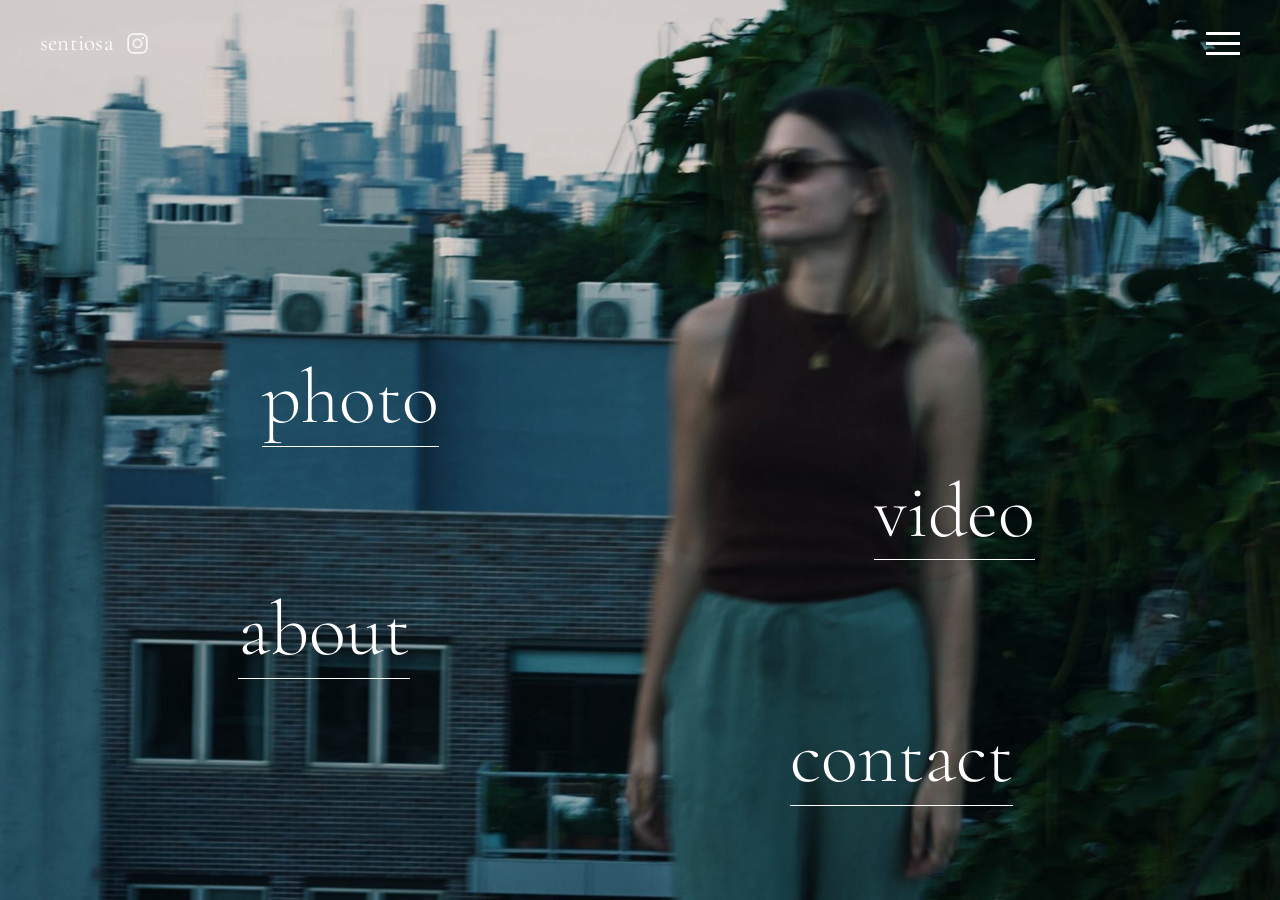
<file: index.html>
<!DOCTYPE html>
<html lang="en">
<head>
<meta charset="utf-8">
<meta name="viewport" content="width=device-width, initial-scale=1">
<title>sentiosa — Photographer</title>
<meta name="description" content="Photographer and filmmaker.">
<meta property="og:type" content="website">
<meta property="og:url" content="https://sentiosa.com/">
<meta property="og:title" content="sentiosa — Photographer">
<meta property="og:description" content="Photographer and filmmaker.">
<!-- Link previews need a full address, not a relative path, and the wide
     crop suits the landscape box that WhatsApp, Instagram and the rest draw. -->
<meta property="og:image" content="https://sentiosa.com/images/cover-wide.jpg">
<meta name="twitter:card" content="summary_large_image">
<link rel="icon" href="favicon.ico">
<link rel="preconnect" href="https://fonts.googleapis.com">
<link rel="preconnect" href="https://fonts.gstatic.com" crossorigin>
<link href="https://fonts.googleapis.com/css2?family=Cormorant+Garamond:wght@300;400;500&display=swap" rel="stylesheet">
<link rel="stylesheet" href="style.css?v=20261003g">
</head>
<body>

<!-- Add class="scrim" to <main> below if the words are hard to read on your photo -->
<main class="splash">

  <!-- Two crops of the same photo.
       cover.jpg       1600x2000 (0.80) for phones — browser crops the sides
       cover-wide.jpg  2400x1403 (1.71) for desktop -->
  <picture>
    <source media="(min-width: 900px)" srcset="images/cover-wide.jpg">
    <img class="splash__bg" src="images/cover.jpg" alt="" width="1600" height="2000">
  </picture>
  <div class="splash__veil"></div>

  <div class="splash__inner">

    <div class="brand">
      <div class="brand__left">
        <a class="brand__name on-dark" href="index.html">sentiosa</a>
        <a class="ig on-dark" href="https://www.instagram.com/bysentiosa/" target="_blank" rel="noopener" aria-label="Instagram"><svg viewBox="0 0 24 24" fill="none" stroke="currentColor" stroke-width="1.6" stroke-linecap="round" stroke-linejoin="round" aria-hidden="true" focusable="false"><rect x="3" y="3" width="18" height="18" rx="5"></rect><circle cx="12" cy="12" r="4"></circle><circle cx="17.2" cy="6.8" r="1.15" fill="currentColor" stroke="none"></circle></svg></a>
      </div>
      <button class="burger on-dark" type="button" aria-label="Open menu" aria-expanded="false" aria-controls="menu">
        <span></span><span></span><span></span>
      </button>
      <noscript>
        <nav class="splash__nav on-dark">
          <a href="photo.html">photo</a>
          <a href="video.html">video</a>
          <a href="about.html">about</a>
          <a href="contact.html">contact</a>
        </nav>
      </noscript>
    </div>

    <!-- Everything on the cover is white. The top bar needs the gradient
         in style.css (.splash::before) to stay readable over the sky. -->
    <nav class="entries">
      <a class="on-dark" href="photo.html">photo</a>
      <a class="on-dark" href="video.html">video</a>
      <a class="on-dark" href="about.html">about</a>
      <a class="on-dark" href="contact.html">contact</a>
    </nav>

  </div>
</main>

<div class="menu" id="menu" data-open="false">
  <button class="menu__close" type="button" aria-label="Close menu">&times;</button>
  <nav class="menu__links">
    <a href="photo.html">photo</a>
    <a href="video.html">video</a>
    <a href="about.html">about</a>
    <a href="contact.html">contact</a>
  </nav>
  <p class="menu__foot">
    <a href="mailto:bysentiosa@gmail.com">bysentiosa@gmail.com</a>
    <span class="menu__social">
      <a class="ig" href="https://www.instagram.com/bysentiosa/" target="_blank" rel="noopener" aria-label="Instagram"><svg viewBox="0 0 24 24" fill="none" stroke="currentColor" stroke-width="1.6" stroke-linecap="round" stroke-linejoin="round" aria-hidden="true" focusable="false"><rect x="3" y="3" width="18" height="18" rx="5"></rect><circle cx="12" cy="12" r="4"></circle><circle cx="17.2" cy="6.8" r="1.15" fill="currentColor" stroke="none"></circle></svg></a>
    </span>
  </p>
</div>

<script src="site.js?v=20261003g" defer></script>

</body>
</html>
</file>
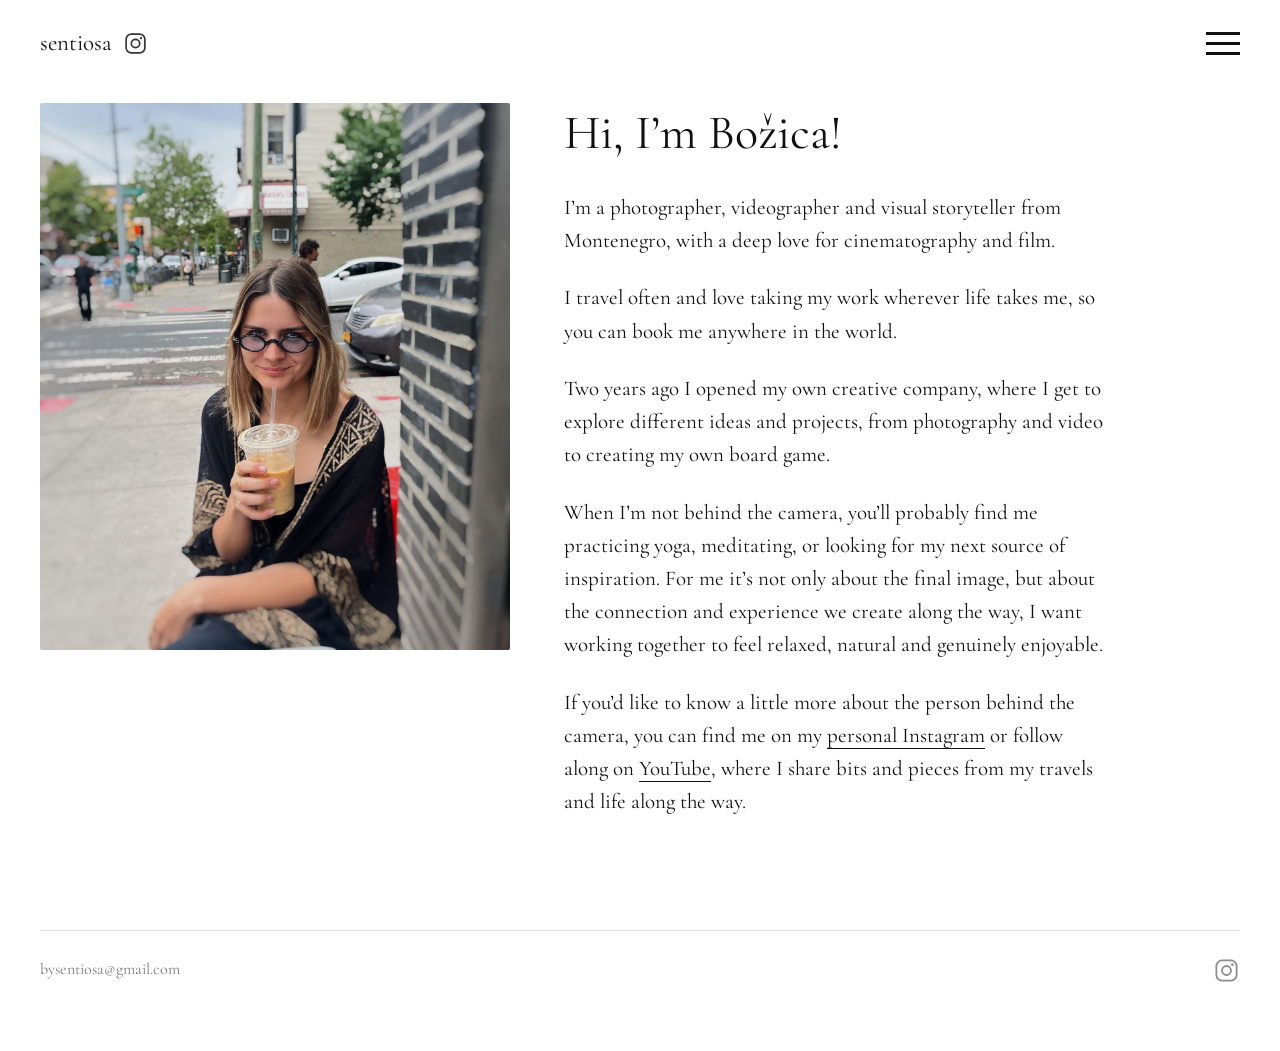
<file: about.html>
<!DOCTYPE html>
<html lang="en">
<head>
<meta charset="utf-8">
<meta name="viewport" content="width=device-width, initial-scale=1">
<title>About — sentiosa</title>
<meta name="description" content="Božica — photographer, videographer and visual storyteller from Montenegro.">
<link rel="icon" href="favicon.ico">
<link rel="preconnect" href="https://fonts.googleapis.com">
<link rel="preconnect" href="https://fonts.gstatic.com" crossorigin>
<link href="https://fonts.googleapis.com/css2?family=Cormorant+Garamond:wght@300;400;500&display=swap" rel="stylesheet">
<link rel="stylesheet" href="style.css?v=20261003g">
</head>
<body>
<div class="wrap">

  <header class="masthead">
    <div class="masthead__left">
      <a class="masthead__name" href="index.html">sentiosa</a>
      <a class="ig" href="https://www.instagram.com/bysentiosa/" target="_blank" rel="noopener" aria-label="Instagram"><svg viewBox="0 0 24 24" fill="none" stroke="currentColor" stroke-width="1.6" stroke-linecap="round" stroke-linejoin="round" aria-hidden="true" focusable="false"><rect x="3" y="3" width="18" height="18" rx="5"></rect><circle cx="12" cy="12" r="4"></circle><circle cx="17.2" cy="6.8" r="1.15" fill="currentColor" stroke="none"></circle></svg></a>
    </div>
    <button class="burger" type="button" aria-label="Open menu" aria-expanded="false" aria-controls="menu">
      <span></span><span></span><span></span>
    </button>
    <noscript>
      <nav class="masthead__nav">
        <a href="photo.html">photo</a>
        <a href="video.html">video</a>
        <a href="about.html">about</a>
        <a href="contact.html">contact</a>
      </nav>
    </noscript>
  </header>

  <main>
    <div class="about">

      <figure class="about__portrait">
        <img src="images/about.jpg" alt="Božica" width="1400" height="1631">
      </figure>

      <div class="about__text">
        <h1 class="page__title">Hi, I&rsquo;m Bo&#382;ica!</h1>

        <p>I&rsquo;m a photographer, videographer and visual storyteller from Montenegro, with a deep love for cinematography and film.</p>

        <p>I travel often and love taking my work wherever life takes me, so you can book me anywhere in the world.</p>

        <p>Two years ago I opened my own creative company, where I get to explore different ideas and projects, from photography and video to creating my own board game.</p>

        <p>When I&rsquo;m not behind the camera, you&rsquo;ll probably find me practicing yoga, meditating, or looking for my next source of inspiration. For me it&rsquo;s not only about the final image, but about the connection and experience we create along the way, I want working together to feel relaxed, natural and genuinely enjoyable.</p>

        <p>If you&rsquo;d like to know a little more about the person behind the camera, you can find me on my <a href="https://www.instagram.com/sentiosa/" target="_blank" rel="noopener">personal Instagram</a> or follow along on <a href="https://www.youtube.com/@sentiosa" target="_blank" rel="noopener">YouTube</a>, where I share bits and pieces from my travels and life along the way.</p>
      </div>

    </div>
  </main>

  <footer class="colophon">
    <a href="mailto:bysentiosa@gmail.com">bysentiosa@gmail.com</a>
    <ul>
      <li><a class="ig" href="https://www.instagram.com/bysentiosa/" target="_blank" rel="noopener" aria-label="Instagram"><svg viewBox="0 0 24 24" fill="none" stroke="currentColor" stroke-width="1.6" stroke-linecap="round" stroke-linejoin="round" aria-hidden="true" focusable="false"><rect x="3" y="3" width="18" height="18" rx="5"></rect><circle cx="12" cy="12" r="4"></circle><circle cx="17.2" cy="6.8" r="1.15" fill="currentColor" stroke="none"></circle></svg></a></li>
    </ul>
  </footer>

</div>

<div class="menu" id="menu" data-open="false">
  <button class="menu__close" type="button" aria-label="Close menu">&times;</button>
  <nav class="menu__links">
    <a href="photo.html">photo</a>
    <a href="video.html">video</a>
    <a href="about.html">about</a>
    <a href="contact.html">contact</a>
  </nav>
  <p class="menu__foot">
    <a href="mailto:bysentiosa@gmail.com">bysentiosa@gmail.com</a>
    <span class="menu__social">
      <a class="ig" href="https://www.instagram.com/bysentiosa/" target="_blank" rel="noopener" aria-label="Instagram"><svg viewBox="0 0 24 24" fill="none" stroke="currentColor" stroke-width="1.6" stroke-linecap="round" stroke-linejoin="round" aria-hidden="true" focusable="false"><rect x="3" y="3" width="18" height="18" rx="5"></rect><circle cx="12" cy="12" r="4"></circle><circle cx="17.2" cy="6.8" r="1.15" fill="currentColor" stroke="none"></circle></svg></a>
    </span>
  </p>
</div>

<script src="site.js?v=20261003g" defer></script>

</body>
</html>
</file>
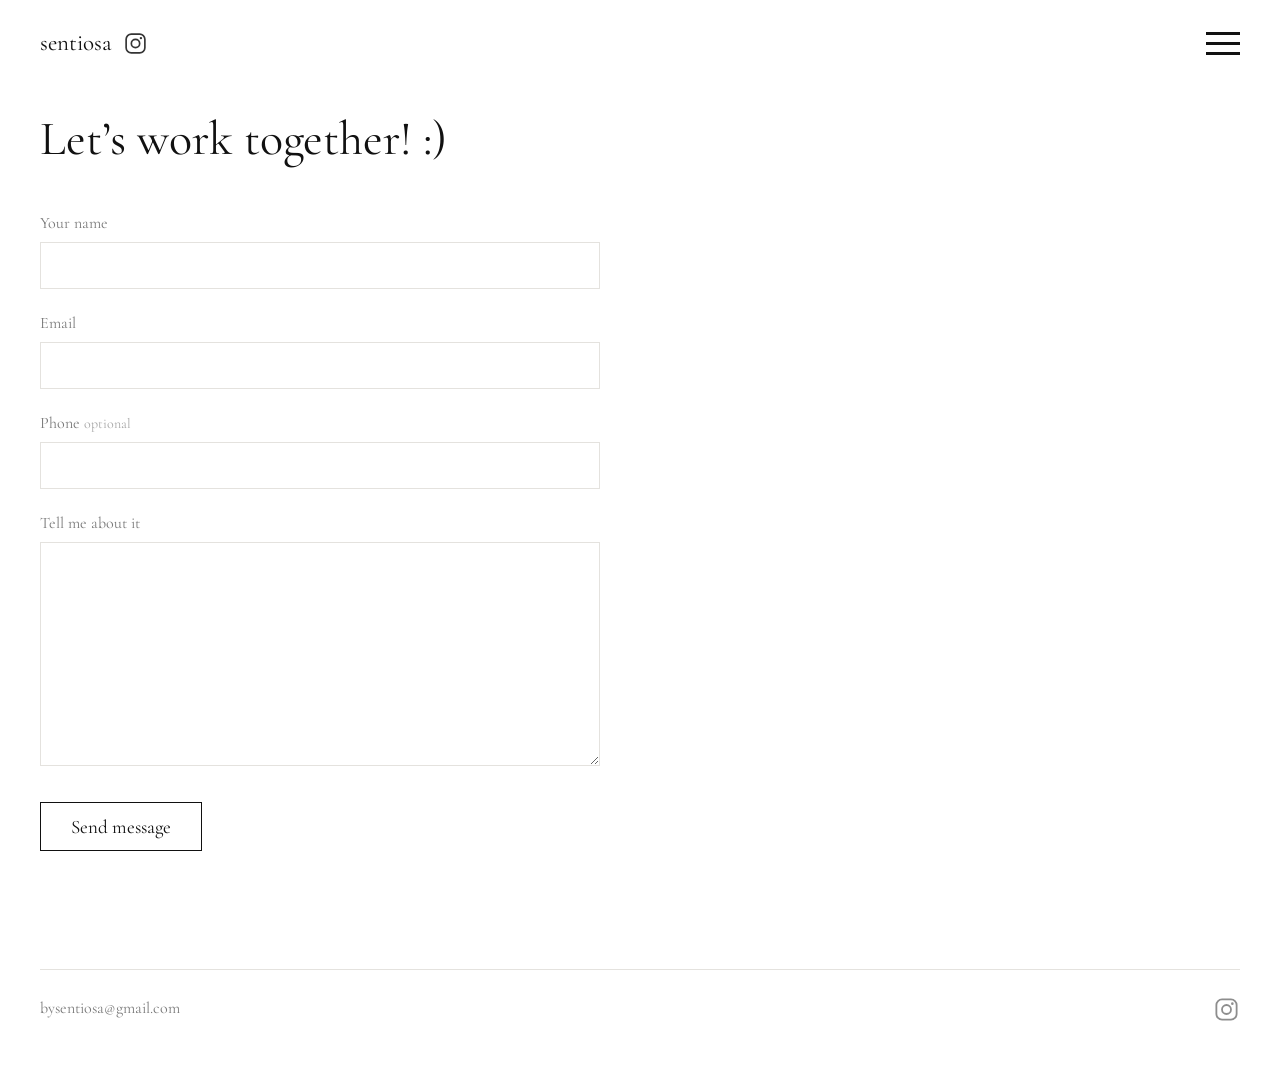
<file: contact.html>
<!DOCTYPE html>
<html lang="en">
<head>
<meta charset="utf-8">
<meta name="viewport" content="width=device-width, initial-scale=1">
<title>Contact — sentiosa</title>
<meta name="description" content="Book Božica for photography and video, anywhere in the world.">
<link rel="icon" href="favicon.ico">
<link rel="preconnect" href="https://fonts.googleapis.com">
<link rel="preconnect" href="https://fonts.gstatic.com" crossorigin>
<link href="https://fonts.googleapis.com/css2?family=Cormorant+Garamond:wght@300;400;500&display=swap" rel="stylesheet">
<link rel="stylesheet" href="style.css?v=20261003h">
</head>
<body>
<div class="wrap">

  <header class="masthead">
    <div class="masthead__left">
      <a class="masthead__name" href="index.html">sentiosa</a>
      <a class="ig" href="https://www.instagram.com/bysentiosa/" target="_blank" rel="noopener" aria-label="Instagram"><svg viewBox="0 0 24 24" fill="none" stroke="currentColor" stroke-width="1.6" stroke-linecap="round" stroke-linejoin="round" aria-hidden="true" focusable="false"><rect x="3" y="3" width="18" height="18" rx="5"></rect><circle cx="12" cy="12" r="4"></circle><circle cx="17.2" cy="6.8" r="1.15" fill="currentColor" stroke="none"></circle></svg></a>
    </div>
    <button class="burger" type="button" aria-label="Open menu" aria-expanded="false" aria-controls="menu">
      <span></span><span></span><span></span>
    </button>
    <noscript>
      <nav class="masthead__nav">
        <a href="photo.html">photo</a>
        <a href="video.html">video</a>
        <a href="about.html">about</a>
        <a href="contact.html">contact</a>
      </nav>
    </noscript>
  </header>

  <main>
    <div class="contact">
      <h1 class="page__title">Let&rsquo;s work together! :)</h1>

      <!-- SETUP: replace YOUR-ACCESS-KEY-HERE with the key Web3Forms emails you.
           Get one free at https://web3forms.com — enter your email, no account needed.
           The key is not a secret; it only routes messages to your inbox. -->
      <form id="contact-form" novalidate>
        <input type="hidden" name="access_key" value="ffd9eec7-5c87-40d9-aa4f-a17510969a2d">
        <input type="hidden" name="subject" value="New enquiry from sentiosa">
        <input type="checkbox" name="botcheck" class="hp" tabindex="-1" autocomplete="off">

        <div class="field">
          <label for="name">Your name</label>
          <input type="text" id="name" name="name" autocomplete="name">
          <p class="err" id="err-name"></p>
        </div>

        <div class="field">
          <label for="email">Email</label>
          <input type="email" id="email" name="email" autocomplete="email" inputmode="email" spellcheck="false" autocapitalize="off">
          <p class="err" id="err-email"></p>
          <p class="hint" id="hint-email"></p>
        </div>

        <div class="field">
          <label for="phone">Phone <span class="opt">optional</span></label>
          <input type="tel" id="phone" name="phone" autocomplete="tel">
        </div>

        <div class="field">
          <label for="message">Tell me about it</label>
          <textarea id="message" name="message" rows="7"></textarea>
          <p class="err" id="err-message"></p>
        </div>

        <button type="submit" id="submit-btn">Send message</button>
      </form>

      <!-- Deliberately OUTSIDE the form. On success the script hides the
           form, and anything inside it would be hidden along with it. -->
      <p class="form-status" id="form-status" role="status" aria-live="polite"></p>
    </div>
  </main>

  <footer class="colophon">
    <a href="mailto:bysentiosa@gmail.com">bysentiosa@gmail.com</a>
    <ul>
      <li><a class="ig" href="https://www.instagram.com/bysentiosa/" target="_blank" rel="noopener" aria-label="Instagram"><svg viewBox="0 0 24 24" fill="none" stroke="currentColor" stroke-width="1.6" stroke-linecap="round" stroke-linejoin="round" aria-hidden="true" focusable="false"><rect x="3" y="3" width="18" height="18" rx="5"></rect><circle cx="12" cy="12" r="4"></circle><circle cx="17.2" cy="6.8" r="1.15" fill="currentColor" stroke="none"></circle></svg></a></li>
    </ul>
  </footer>

</div>

<div class="menu" id="menu" data-open="false">
  <button class="menu__close" type="button" aria-label="Close menu">&times;</button>
  <nav class="menu__links">
    <a href="photo.html">photo</a>
    <a href="video.html">video</a>
    <a href="about.html">about</a>
    <a href="contact.html">contact</a>
  </nav>
  <p class="menu__foot">
    <a href="mailto:bysentiosa@gmail.com">bysentiosa@gmail.com</a>
    <span class="menu__social">
      <a class="ig" href="https://www.instagram.com/bysentiosa/" target="_blank" rel="noopener" aria-label="Instagram"><svg viewBox="0 0 24 24" fill="none" stroke="currentColor" stroke-width="1.6" stroke-linecap="round" stroke-linejoin="round" aria-hidden="true" focusable="false"><rect x="3" y="3" width="18" height="18" rx="5"></rect><circle cx="12" cy="12" r="4"></circle><circle cx="17.2" cy="6.8" r="1.15" fill="currentColor" stroke="none"></circle></svg></a>
    </span>
  </p>
</div>

<script src="site.js?v=20261003h" defer></script>

<script>
  var form = document.getElementById('contact-form');
  // NOTE: this must NOT be called `status`. At global scope `var status`
  // writes to window.status, a legacy string property, so the element is
  // silently coerced to a string and every assignment to it is lost.
  var formStatus = document.getElementById('form-status');
  var btn = document.getElementById('submit-btn');

  function setErr(id, msg) {
    var el = document.getElementById('err-' + id);
    var input = document.getElementById(id);
    el.textContent = msg || '';
    if (msg) { input.classList.add('invalid'); } else { input.classList.remove('invalid'); }
    return !msg;
  }

  var emailInput = document.getElementById('email');
  var emailHint = document.getElementById('hint-email');

  // Structure: something before the @, a domain with at least one dot,
  // no empty labels, no spaces, and a TLD of at least two letters.
  var EMAIL_RE = /^[^\s@]+@[^\s@.]+(\.[^\s@.]+)*\.[A-Za-z]{2,}$/;

  var TYPOS = {
    'gmail.co': 'gmail.com', 'gmial.com': 'gmail.com', 'gmai.com': 'gmail.com',
    'gmil.com': 'gmail.com', 'gmaill.com': 'gmail.com', 'gmail.cm': 'gmail.com',
    'hotmial.com': 'hotmail.com', 'hotmai.com': 'hotmail.com', 'hotmail.co': 'hotmail.com',
    'yahooo.com': 'yahoo.com', 'yaho.com': 'yahoo.com', 'yahoo.co': 'yahoo.com',
    'outlok.com': 'outlook.com', 'outlook.co': 'outlook.com',
    'iclod.com': 'icloud.com', 'icloud.co': 'icloud.com'
  };

  function emailProblem(v) {
    if (!v) return 'Enter your email address';
    if (v.indexOf('..') !== -1) return 'Enter a valid email address';
    if (!EMAIL_RE.test(v)) return 'Enter a valid email address';
    return '';
  }

  function checkTypo() {
    var v = emailInput.value.trim();
    var at = v.lastIndexOf('@');
    emailHint.innerHTML = '';
    if (at < 1) return;
    var domain = v.slice(at + 1).toLowerCase();
    var fix = TYPOS[domain];
    if (!fix) return;
    var corrected = v.slice(0, at + 1) + fix;
    emailHint.innerHTML = 'Did you mean <button type="button" class="hint-fix">' + corrected + '</button>?';
    emailHint.querySelector('.hint-fix').addEventListener('click', function () {
      emailInput.value = corrected;
      emailHint.innerHTML = '';
      setErr('email', '');
    });
  }

  emailInput.addEventListener('blur', checkTypo);

  ['name', 'email', 'message'].forEach(function (id) {
    document.getElementById(id).addEventListener('input', function () {
      setErr(id, '');
      if (id === 'email') emailHint.innerHTML = '';
    });
  });

  form.addEventListener('submit', function (e) {
    e.preventDefault();
    formStatus.textContent = '';
    formStatus.className = 'form-status';

    var name = document.getElementById('name').value.trim();
    var email = document.getElementById('email').value.trim();
    var message = document.getElementById('message').value.trim();

    var ok = true;
    if (!setErr('name', name ? '' : 'Enter your name')) ok = false;
    if (!setErr('email', emailProblem(email))) ok = false;
    if (!setErr('message', message ? '' : 'Tell me a little about the project')) ok = false;
    checkTypo();
    if (!ok) { document.querySelector('.invalid').focus(); return; }

    btn.disabled = true;
    btn.textContent = 'Sending…';

    fetch('https://api.web3forms.com/submit', {
      method: 'POST',
      headers: { 'Content-Type': 'application/json', 'Accept': 'application/json' },
      body: JSON.stringify(Object.fromEntries(new FormData(form)))
    })
      .then(function (r) { return r.json(); })
      .then(function (data) {
        if (data.success) {
          form.style.display = 'none';
          // the heading goes too, so the thank-you stands on its own
          var heading = document.querySelector('.contact .page__title');
          if (heading) heading.style.display = 'none';
          formStatus.textContent = 'Thank you for reaching out! I’ve got your message and will get back to you soon! :)';
          formStatus.className = 'form-status ok';
          formStatus.style.display = 'block';
        } else {
          throw new Error('rejected');
        }
      })
      .catch(function () {
        formStatus.textContent = 'That did not send. Please email bysentiosa@gmail.com instead.';
        formStatus.className = 'form-status bad';
        btn.disabled = false;
        btn.textContent = 'Send message';
      });
  });
</script>

</body>
</html>
</file>
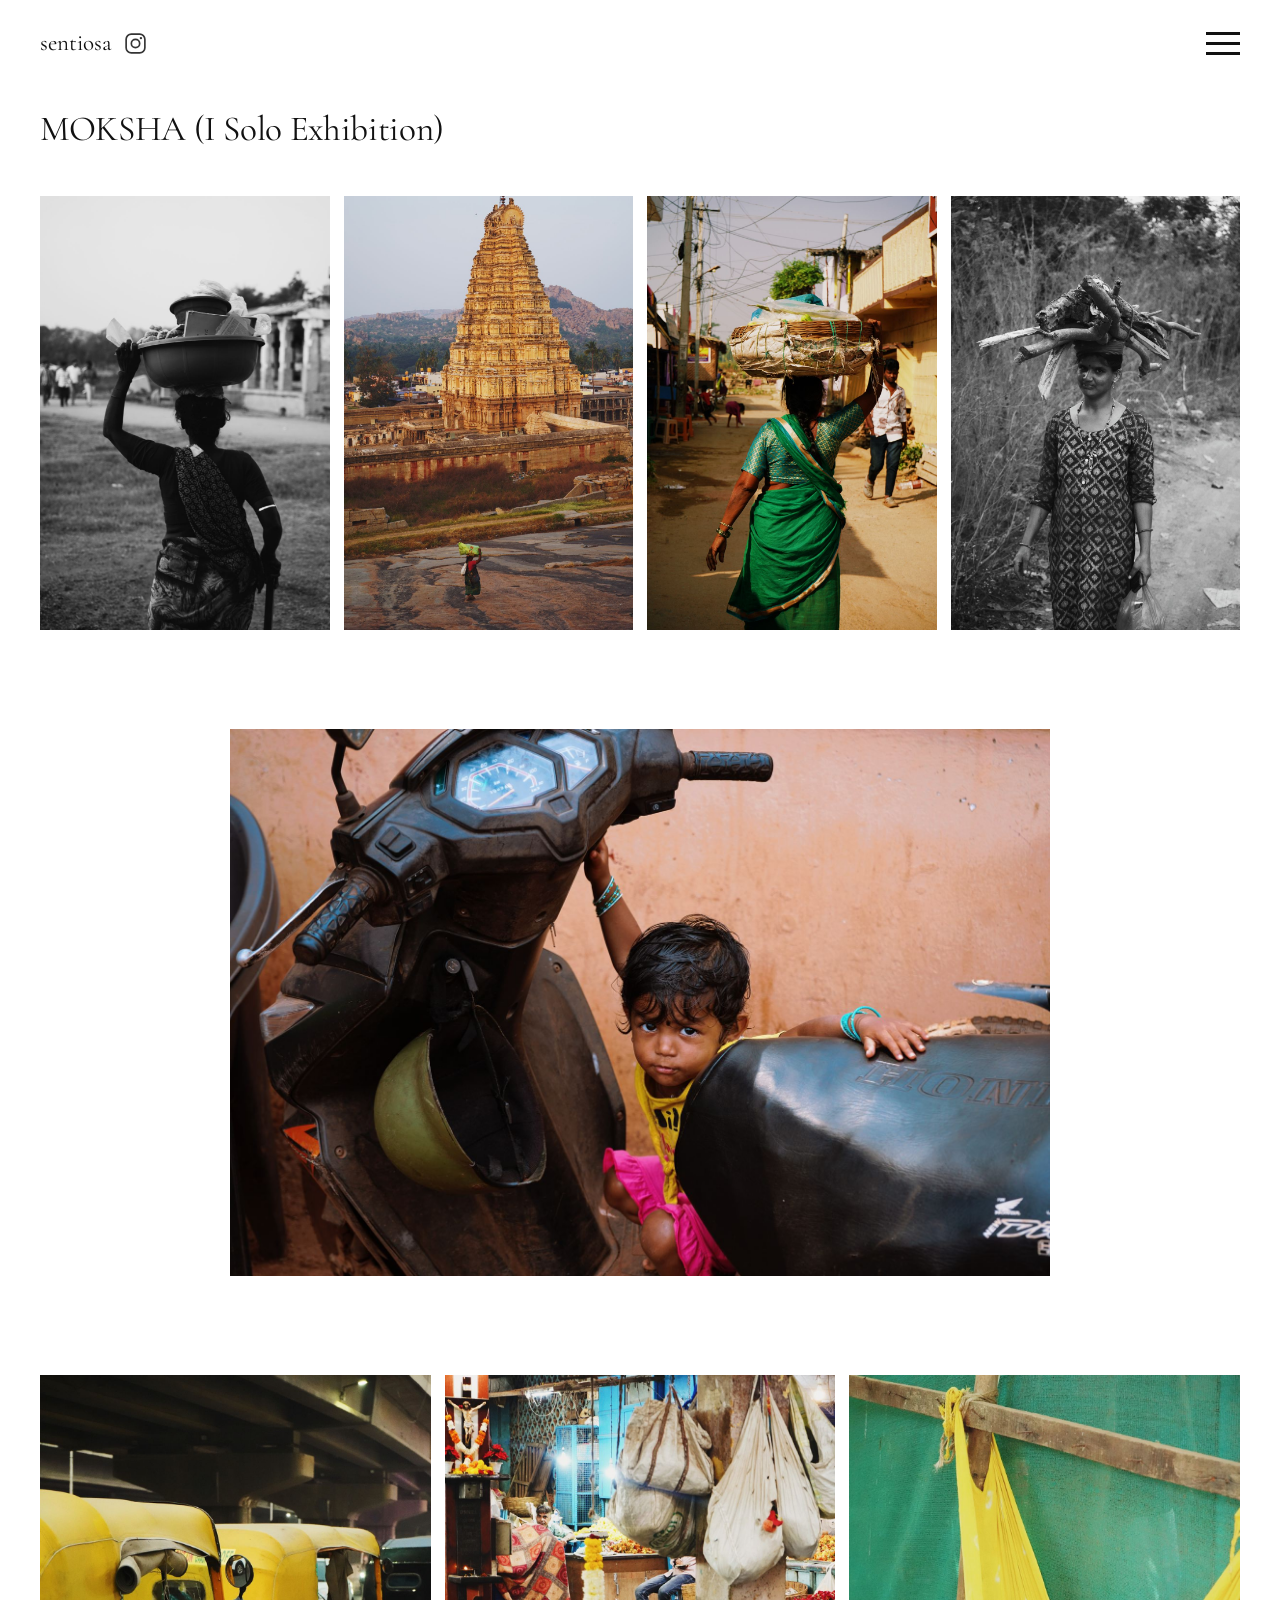
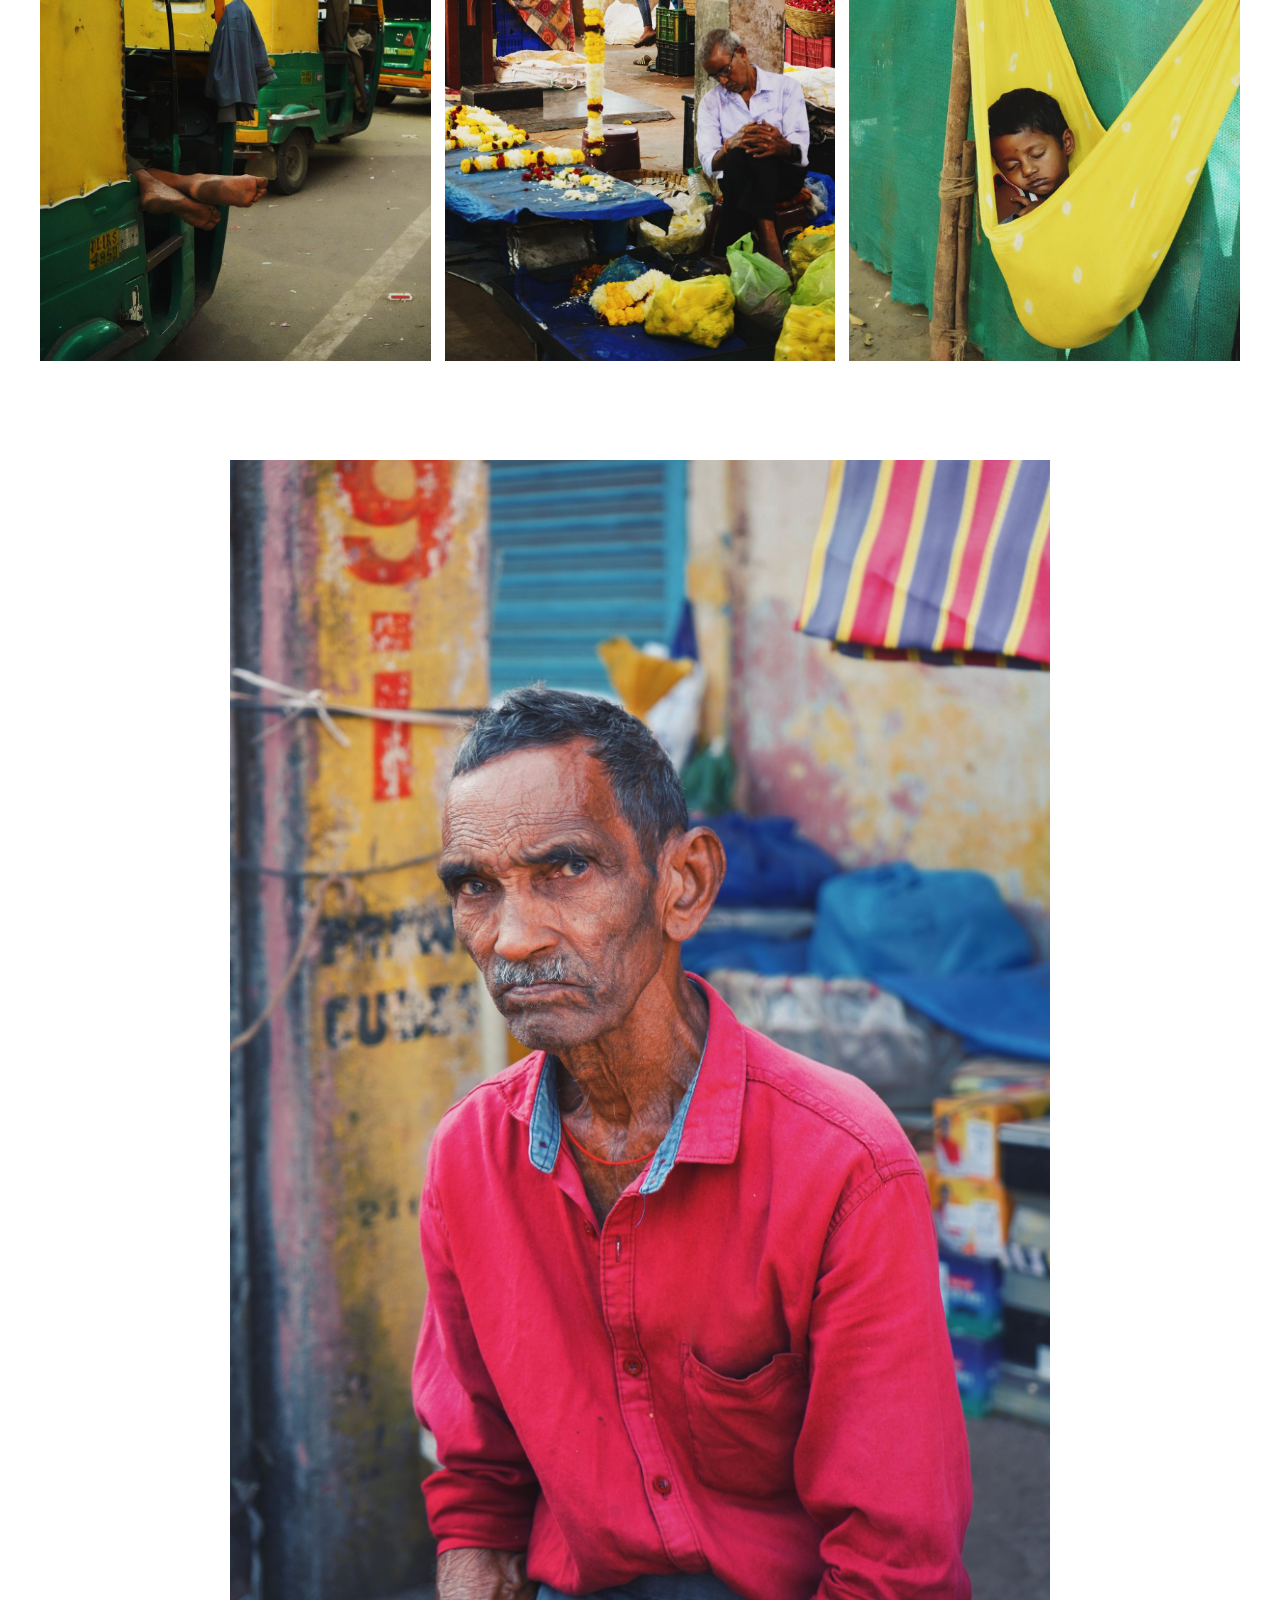
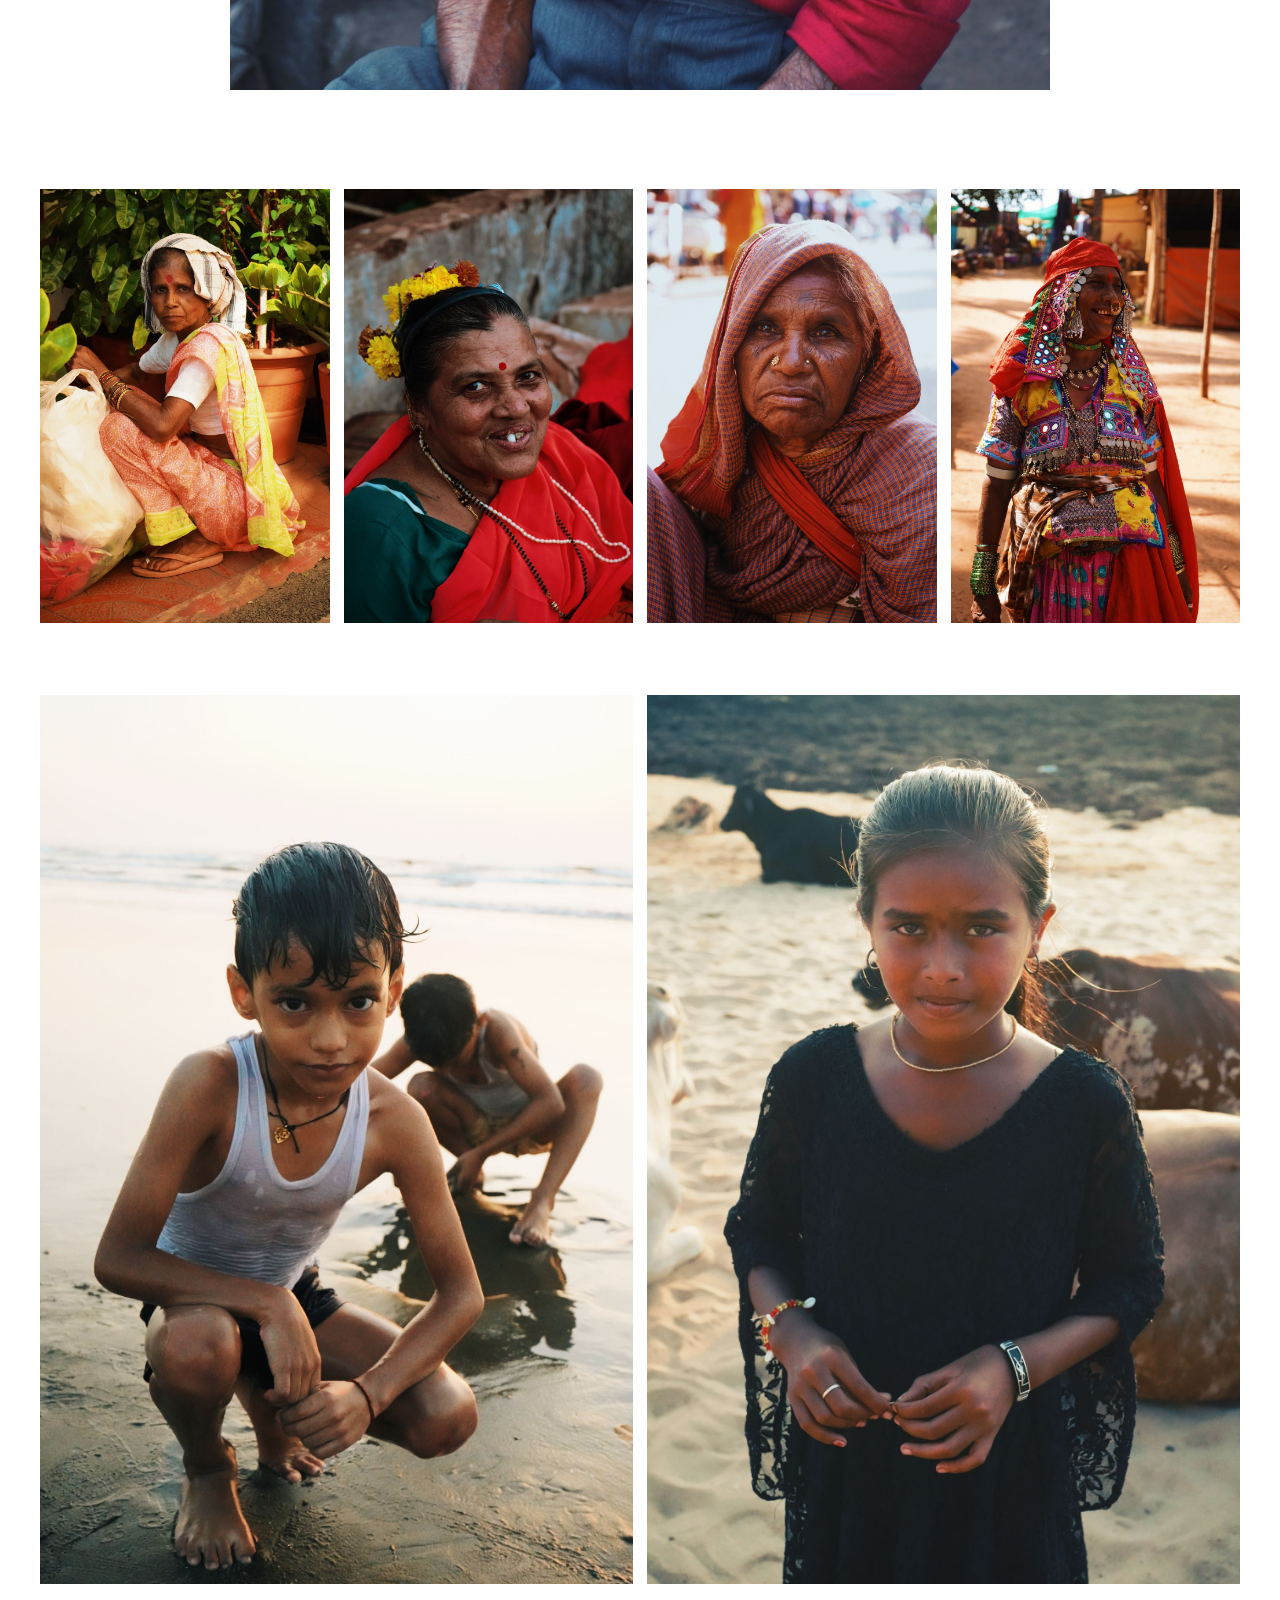
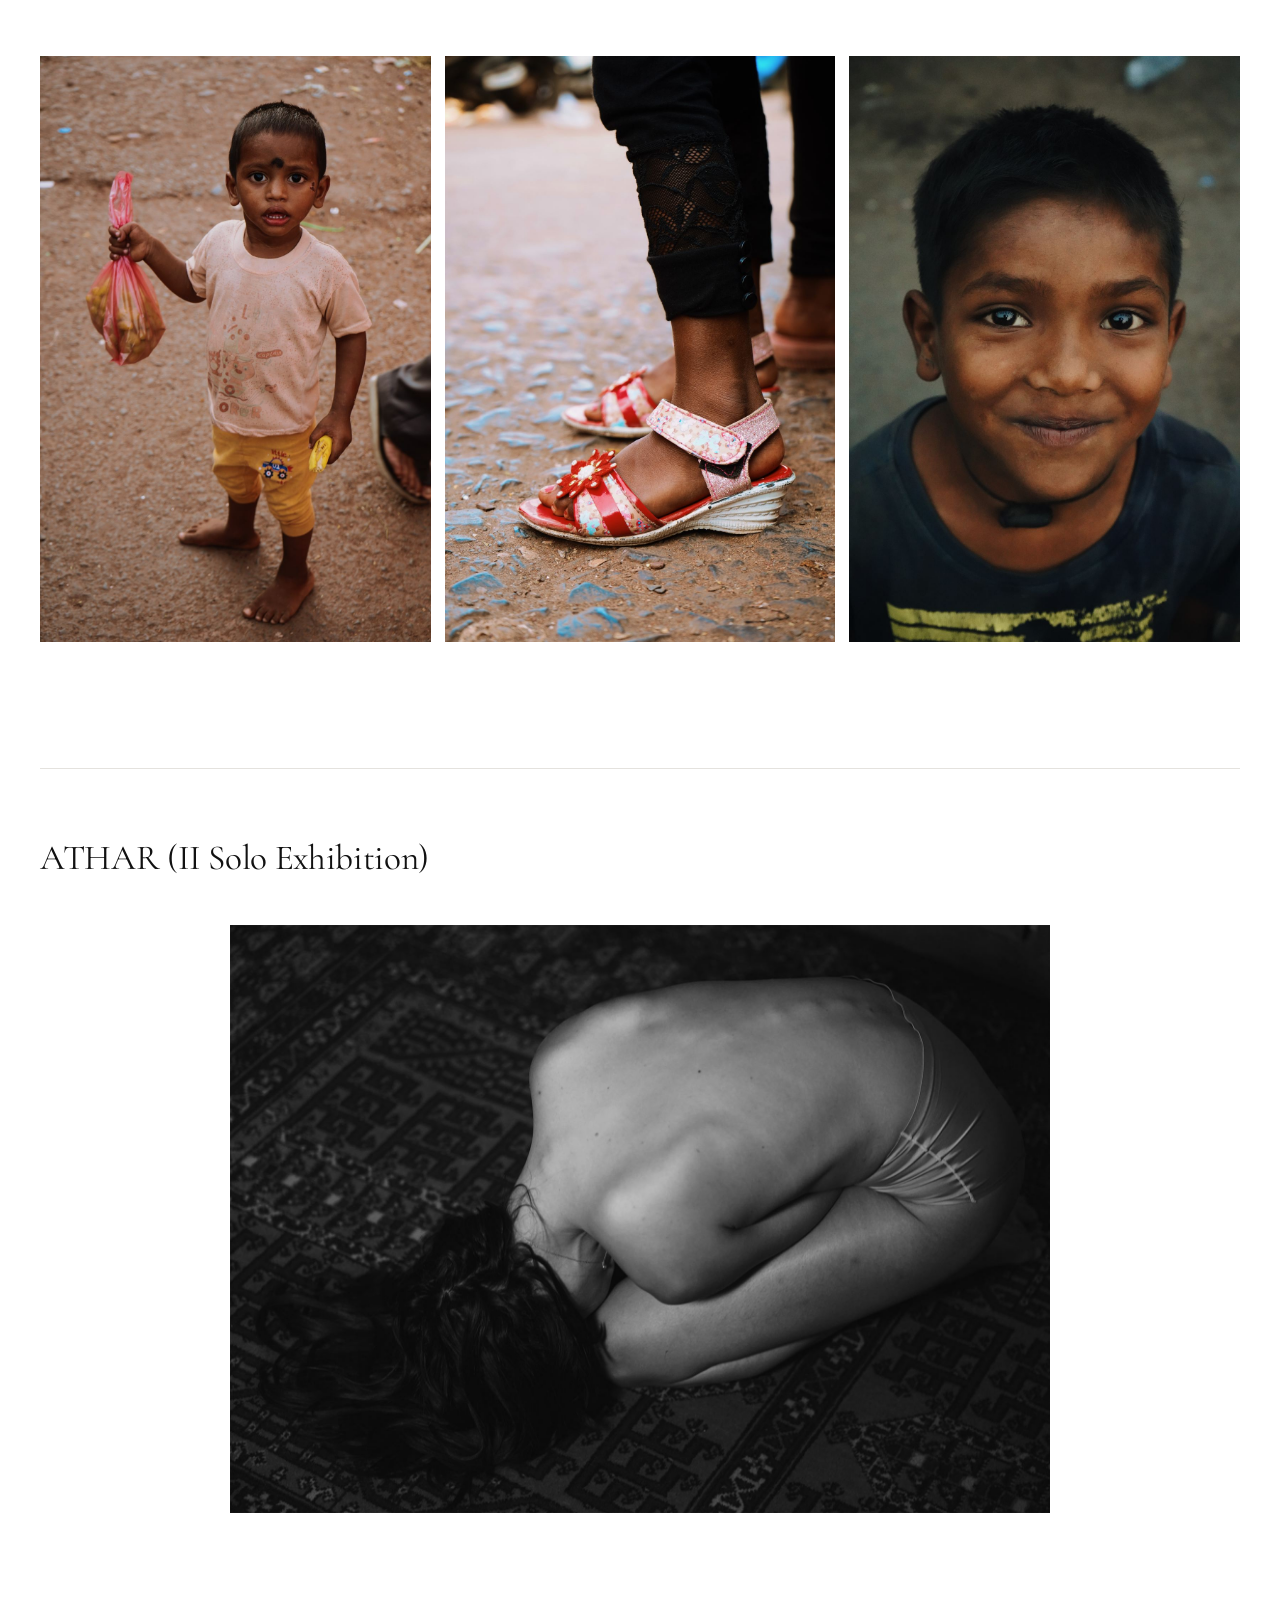
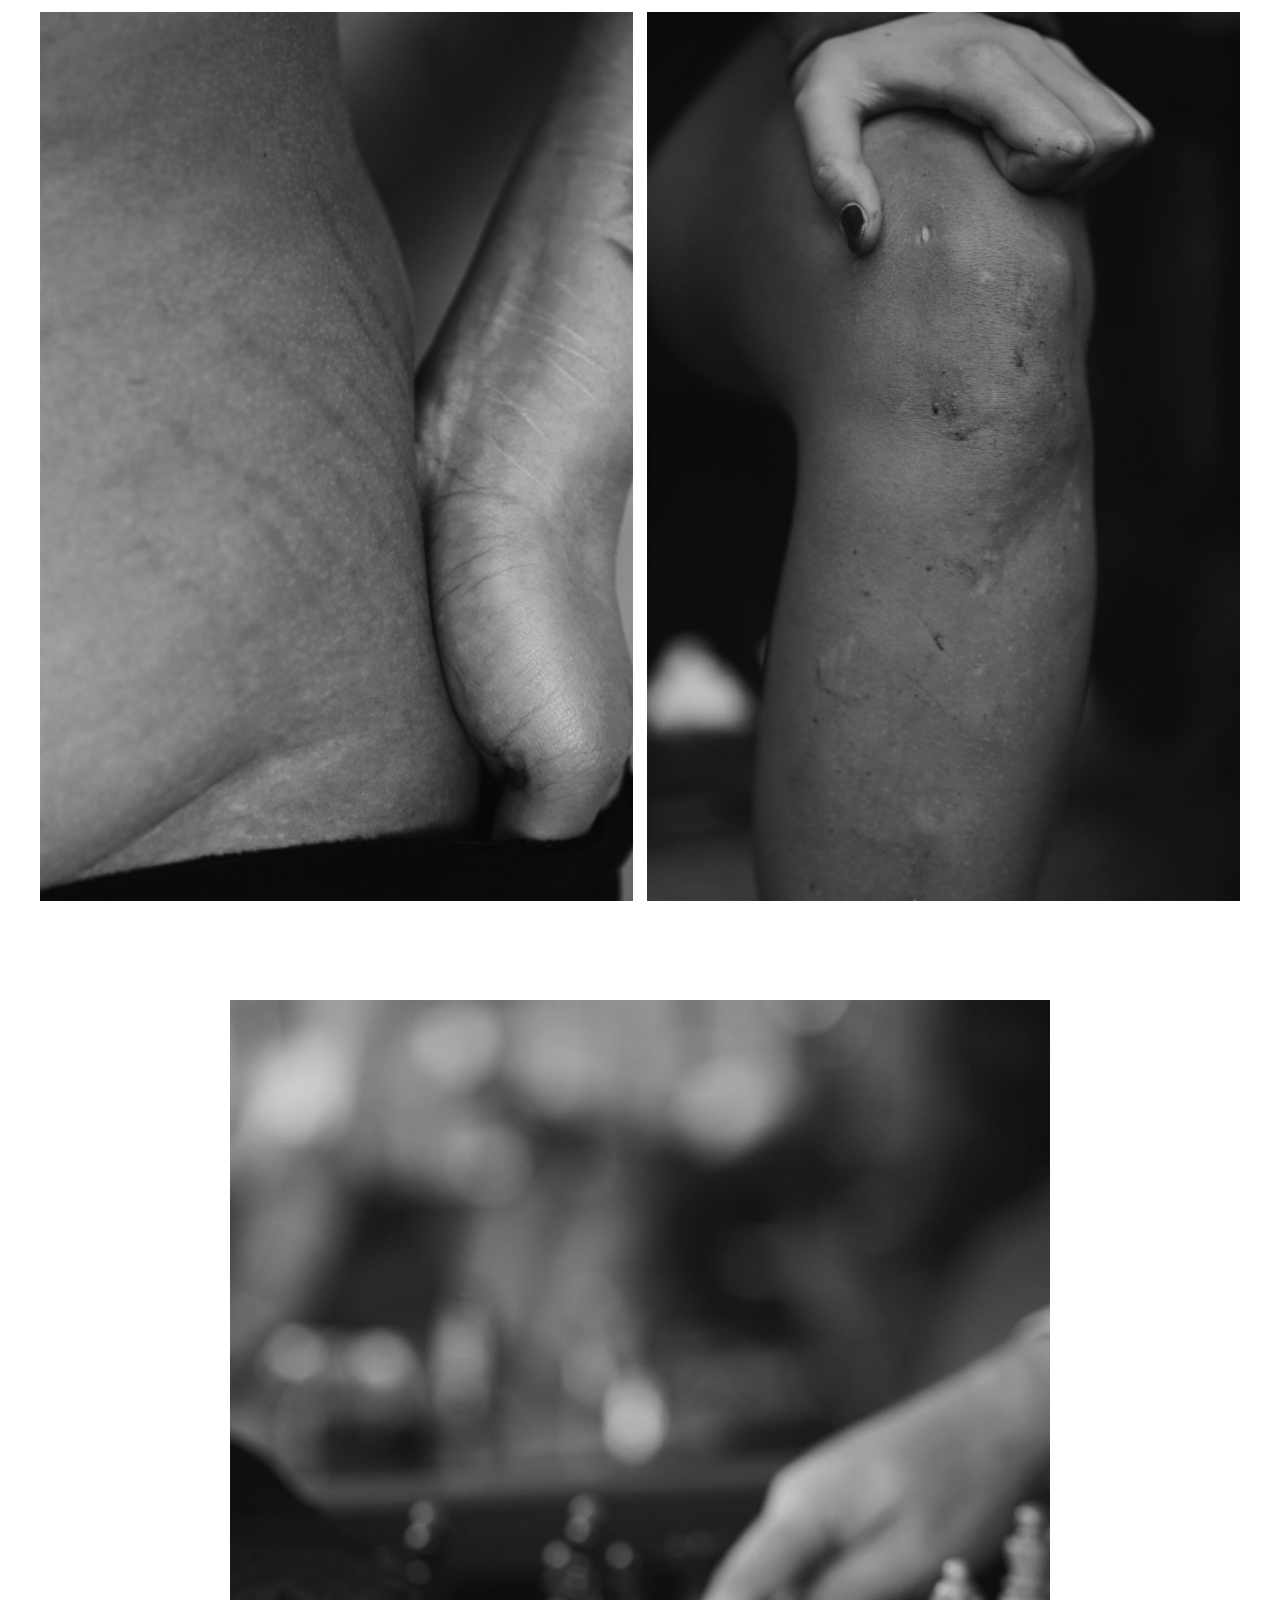
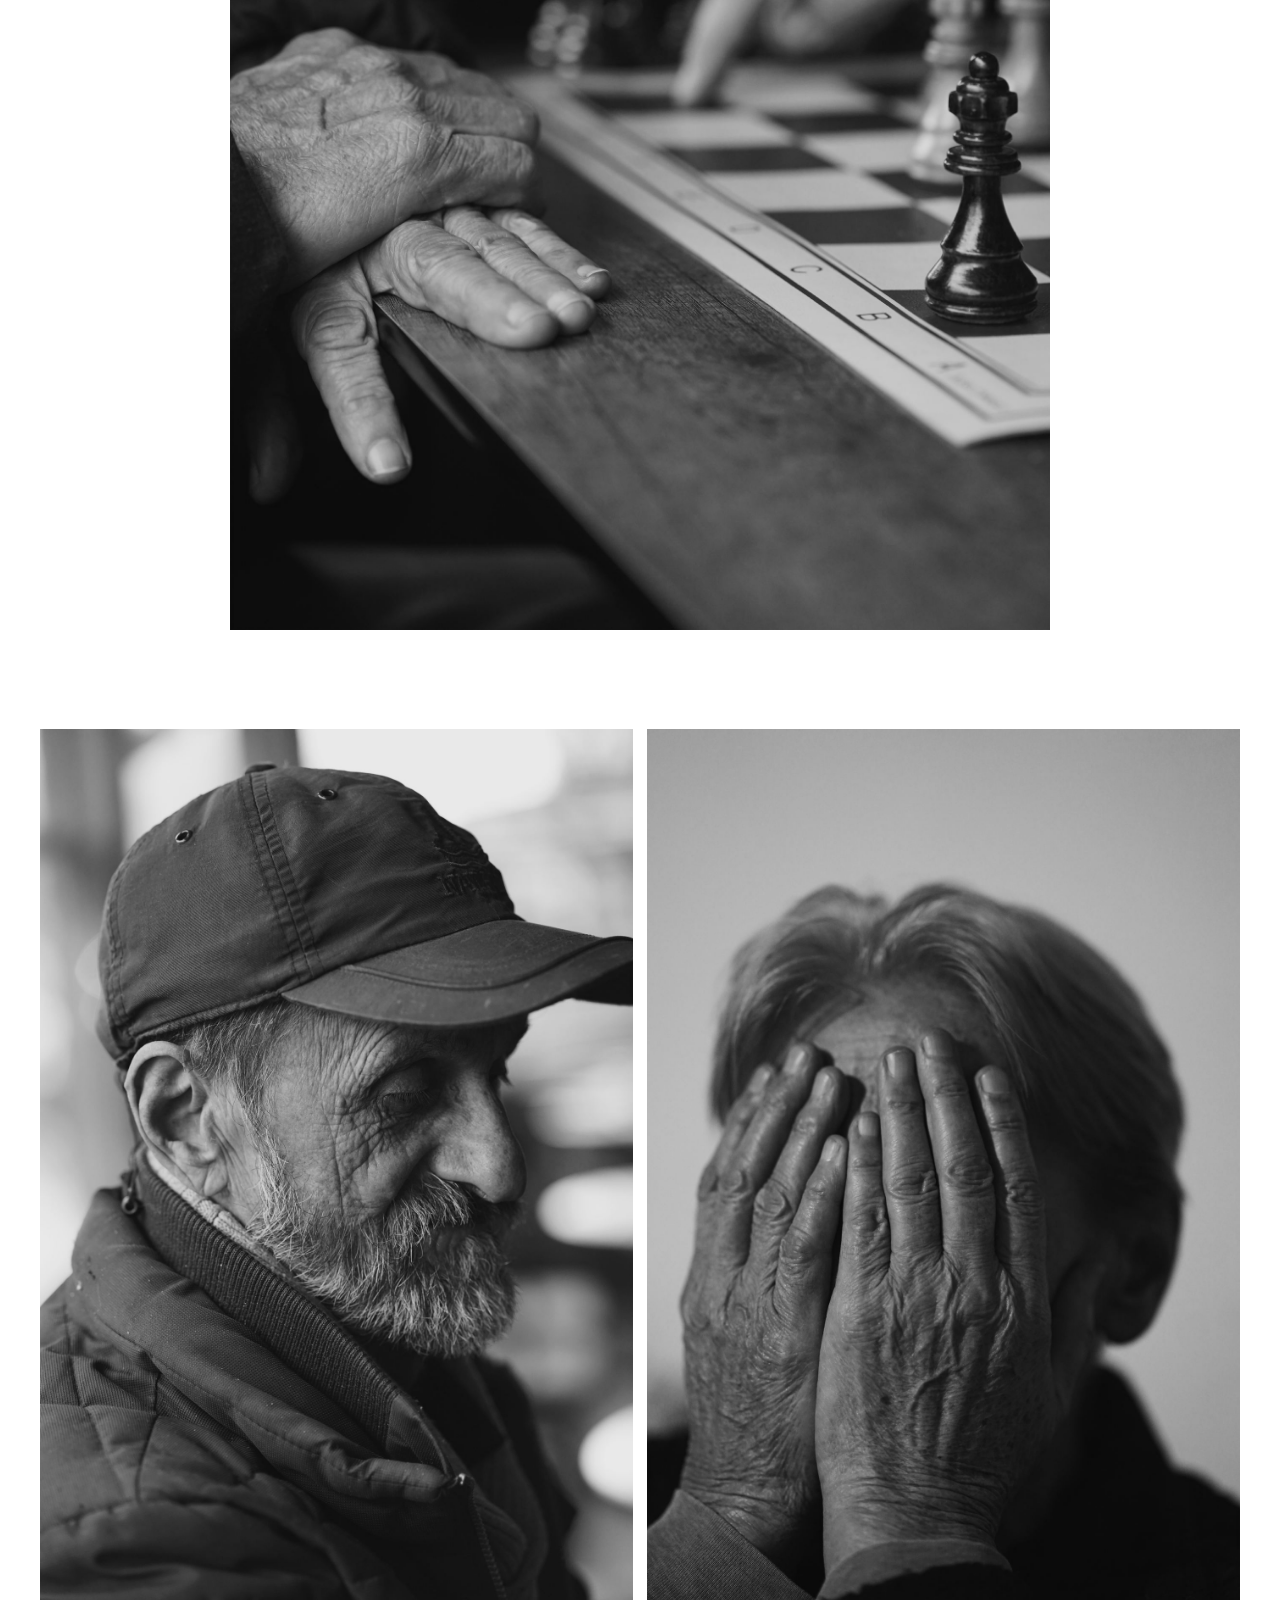
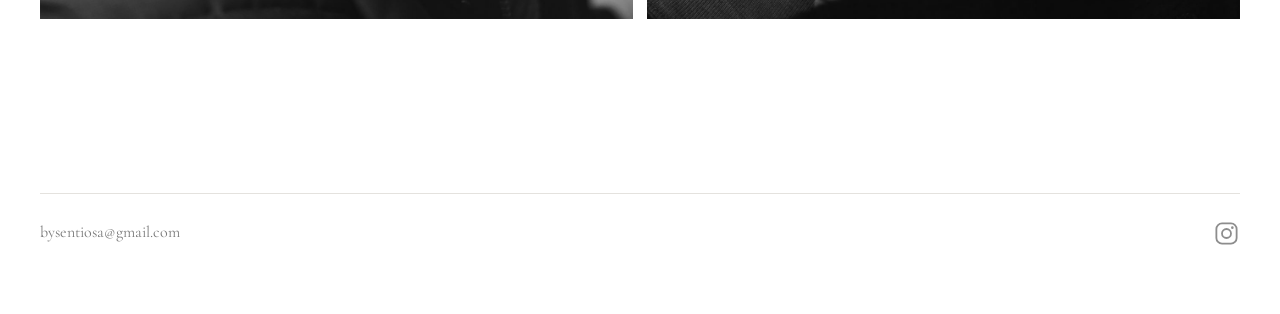
<file: photo.html>
<!DOCTYPE html>
<html lang="en">
<head>
<meta charset="utf-8">
<meta name="viewport" content="width=device-width, initial-scale=1">
<title>Photo — sentiosa</title>
<link rel="icon" href="favicon.ico">
<link rel="preconnect" href="https://fonts.googleapis.com">
<link rel="preconnect" href="https://fonts.gstatic.com" crossorigin>
<link href="https://fonts.googleapis.com/css2?family=Cormorant+Garamond:wght@300;400;500&display=swap" rel="stylesheet">
<link rel="stylesheet" href="style.css?v=20261003g">
</head>
<body>
<div class="wrap">

  <header class="masthead">
    <div class="masthead__left">
      <a class="masthead__name" href="index.html">sentiosa</a>
      <a class="ig" href="https://www.instagram.com/bysentiosa/" target="_blank" rel="noopener" aria-label="Instagram"><svg viewBox="0 0 24 24" fill="none" stroke="currentColor" stroke-width="1.6" stroke-linecap="round" stroke-linejoin="round" aria-hidden="true" focusable="false"><rect x="3" y="3" width="18" height="18" rx="5"></rect><circle cx="12" cy="12" r="4"></circle><circle cx="17.2" cy="6.8" r="1.15" fill="currentColor" stroke="none"></circle></svg></a>
    </div>
    <button class="burger" type="button" aria-label="Open menu" aria-expanded="false" aria-controls="menu">
      <span></span><span></span><span></span>
    </button>
    <noscript>
      <nav class="masthead__nav">
        <a href="photo.html">photo</a>
        <a href="video.html">video</a>
        <a href="about.html">about</a>
        <a href="contact.html">contact</a>
      </nav>
    </noscript>
  </header>

  <main>
    <h1 class="sr-only">Photo</h1>

    <section class="series" id="moksha">
      <h2 class="series__title">MOKSHA (I Solo Exhibition)</h2>
      <div class="frames frames--23">
      <div class="group group-4">
        <img src="images/moksha-m3-1.jpg" data-full="images/moksha-m3-1-full.jpg" alt="" loading="lazy" width="1000" height="1500">
        <img src="images/moksha-m3-2.jpg" data-full="images/moksha-m3-2-full.jpg" alt="" loading="lazy" width="1000" height="1500">
        <img src="images/moksha-m3-3.jpg" data-full="images/moksha-m3-3-full.jpg" alt="" loading="lazy" width="1000" height="1500">
        <img src="images/moksha-m3-4.jpg" data-full="images/moksha-m3-4-full.jpg" alt="" loading="lazy" width="1000" height="1500">
      </div>

      <div class="group group-1">
        <img src="images/moksha-m4-1.jpg" data-full="images/moksha-m4-1-full.jpg" alt="" loading="lazy" width="1700" height="1133">
      </div>

      <div class="group group-3">
        <img src="images/moksha-m5-1.jpg" data-full="images/moksha-m5-1-full.jpg" alt="" loading="lazy" width="1100" height="1650">
        <img src="images/moksha-m5-2.jpg" data-full="images/moksha-m5-2-full.jpg" alt="" loading="lazy" width="1100" height="1650">
        <img src="images/moksha-m5-3.jpg" data-full="images/moksha-m5-3-full.jpg" alt="" loading="lazy" width="1100" height="1650">
      </div>

      <div class="group group-1">
        <img src="images/moksha-m6-1.jpg" data-full="images/moksha-m6-1-full.jpg" alt="" loading="lazy" width="1700" height="2550">
      </div>

      <div class="group group-4">
        <img src="images/moksha-m7-1.jpg" data-full="images/moksha-m7-1-full.jpg" alt="" loading="lazy" width="1000" height="1500">
        <img src="images/moksha-m7-2.jpg" data-full="images/moksha-m7-2-full.jpg" alt="" loading="lazy" width="1000" height="1500">
        <img src="images/moksha-m7-3.jpg" data-full="images/moksha-m7-3-full.jpg" alt="" loading="lazy" width="1000" height="1500">
        <img src="images/moksha-m7-4.jpg" data-full="images/moksha-m7-4-full.jpg" alt="" loading="lazy" width="1000" height="1500">
      </div>

      <div class="group group-2">
        <img src="images/moksha-m2-1.jpg" data-full="images/moksha-m2-1-full.jpg" alt="" loading="lazy" width="1400" height="2100">
        <img src="images/moksha-m2-2.jpg" data-full="images/moksha-m2-2-full.jpg" alt="" loading="lazy" width="1400" height="2100">
      </div>

      <div class="group group-3">
        <img src="images/moksha-m1-1.jpg" data-full="images/moksha-m1-1-full.jpg" alt="" loading="lazy" width="1100" height="1650">
        <img src="images/moksha-m1-2.jpg" data-full="images/moksha-m1-2-full.jpg" alt="" loading="lazy" width="1100" height="1650">
        <img src="images/moksha-m1-3.jpg" data-full="images/moksha-m1-3-full.jpg" alt="" loading="lazy" width="1100" height="1650">
      </div>
      </div>
    </section>

    <section class="series" id="athar">
      <h2 class="series__title">ATHAR (II Solo Exhibition)</h2>
      <div class="frames frames--23">
      <div class="group group-1">
        <img src="images/athar-g1-1.jpg" data-full="images/athar-g1-1-full.jpg" alt="" loading="lazy" width="1700" height="1218">
      </div>

      <div class="group group-2">
        <img src="images/athar-g2-1.jpg" data-full="images/athar-g2-1-full.jpg" alt="" loading="lazy" width="1400" height="2100">
        <img src="images/athar-g2-2.jpg" data-full="images/athar-g2-2-full.jpg" alt="" loading="lazy" width="1400" height="2100">
      </div>

      <div class="group group-1">
        <img src="images/athar-g3-1.jpg" data-full="images/athar-g3-1-full.jpg" alt="" loading="lazy" width="1700" height="2550">
      </div>

      <div class="group group-2">
        <img src="images/athar-g4-1.jpg" data-full="images/athar-g4-1-full.jpg" alt="" loading="lazy" width="1400" height="2100">
        <img src="images/athar-g4-2.jpg" data-full="images/athar-g4-2-full.jpg" alt="" loading="lazy" width="1400" height="2100">
      </div>
      </div>
    </section>
  </main>

  <footer class="colophon">
    <a href="mailto:bysentiosa@gmail.com">bysentiosa@gmail.com</a>
    <ul>
      <li><a class="ig" href="https://www.instagram.com/bysentiosa/" target="_blank" rel="noopener" aria-label="Instagram"><svg viewBox="0 0 24 24" fill="none" stroke="currentColor" stroke-width="1.6" stroke-linecap="round" stroke-linejoin="round" aria-hidden="true" focusable="false"><rect x="3" y="3" width="18" height="18" rx="5"></rect><circle cx="12" cy="12" r="4"></circle><circle cx="17.2" cy="6.8" r="1.15" fill="currentColor" stroke="none"></circle></svg></a></li>
    </ul>
  </footer>

</div>

<div class="menu" id="menu" data-open="false">
  <button class="menu__close" type="button" aria-label="Close menu">&times;</button>
  <nav class="menu__links">
    <a href="photo.html">photo</a>
    <a href="video.html">video</a>
    <a href="about.html">about</a>
    <a href="contact.html">contact</a>
  </nav>
  <p class="menu__foot">
    <a href="mailto:bysentiosa@gmail.com">bysentiosa@gmail.com</a>
    <span class="menu__social">
      <a class="ig" href="https://www.instagram.com/bysentiosa/" target="_blank" rel="noopener" aria-label="Instagram"><svg viewBox="0 0 24 24" fill="none" stroke="currentColor" stroke-width="1.6" stroke-linecap="round" stroke-linejoin="round" aria-hidden="true" focusable="false"><rect x="3" y="3" width="18" height="18" rx="5"></rect><circle cx="12" cy="12" r="4"></circle><circle cx="17.2" cy="6.8" r="1.15" fill="currentColor" stroke="none"></circle></svg></a>
    </span>
  </p>
</div>

<script src="site.js?v=20261003g" defer></script>

</body>
</html>
</file>
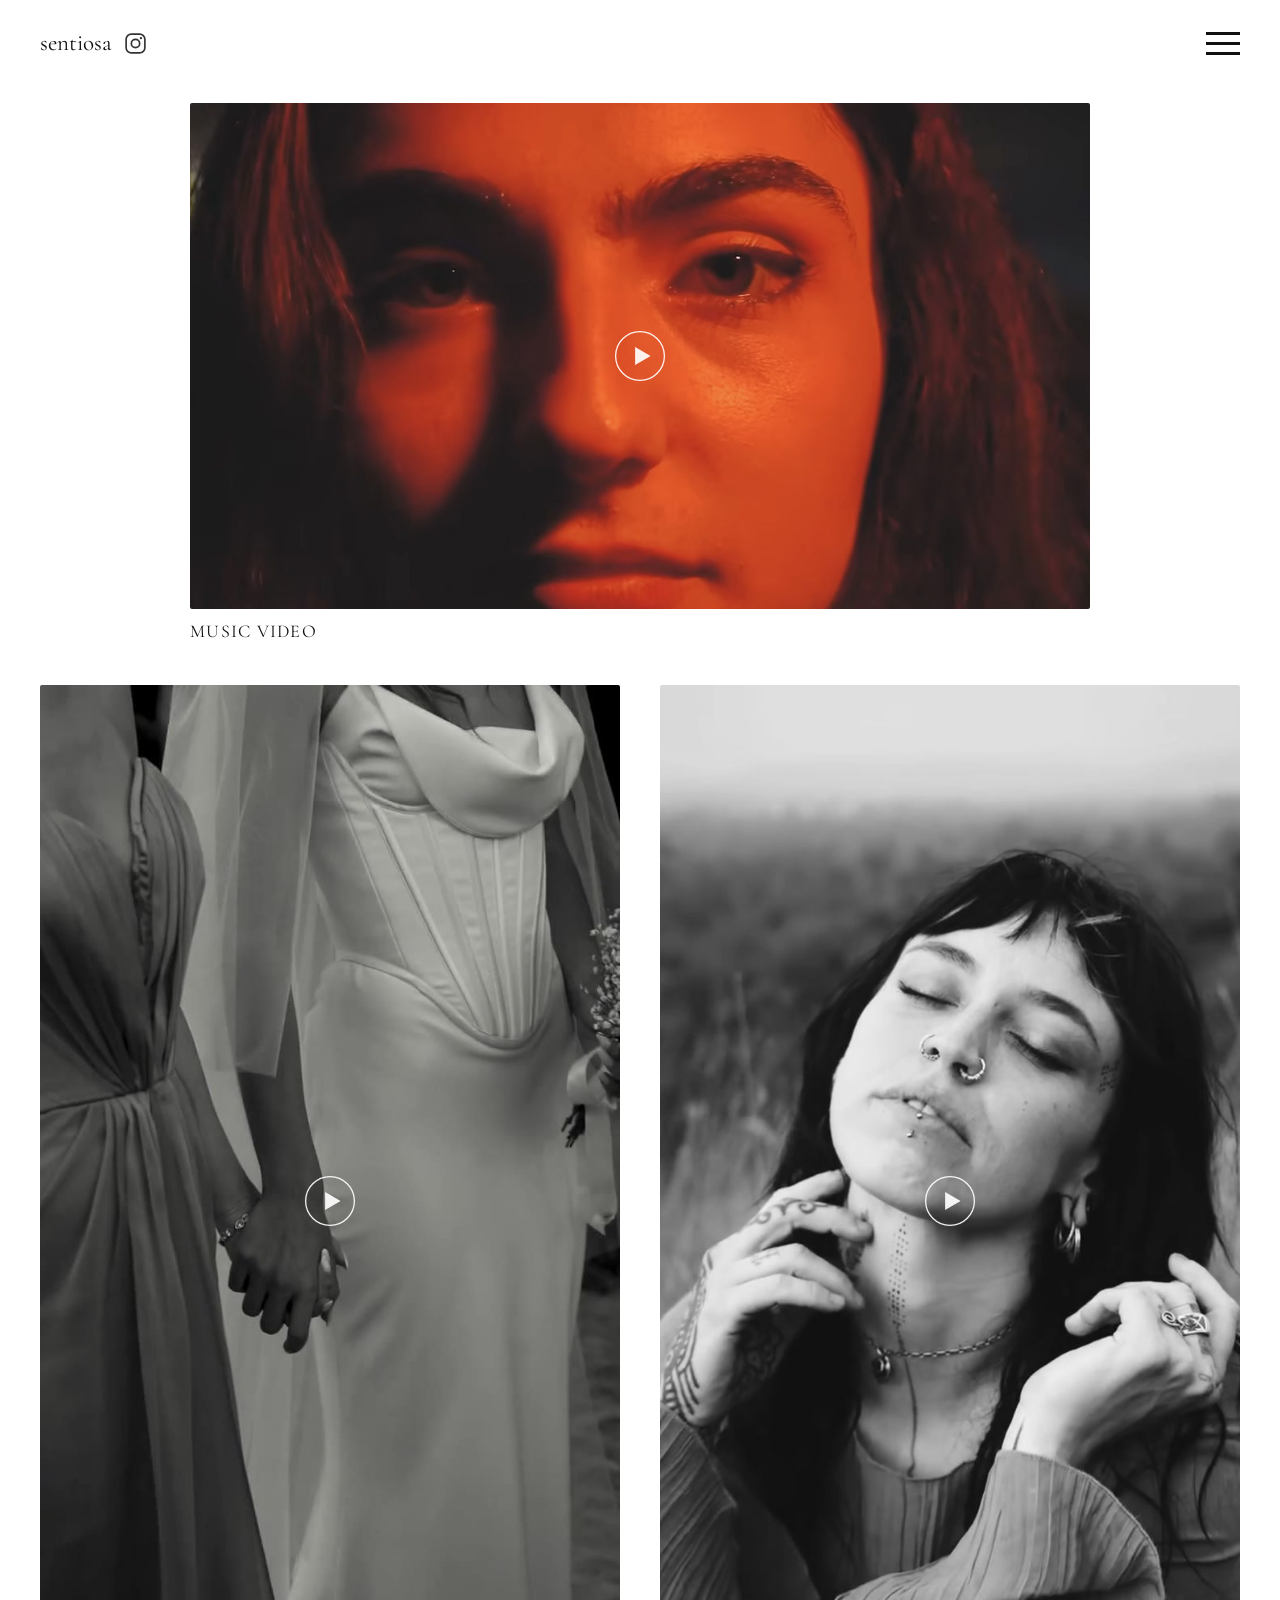
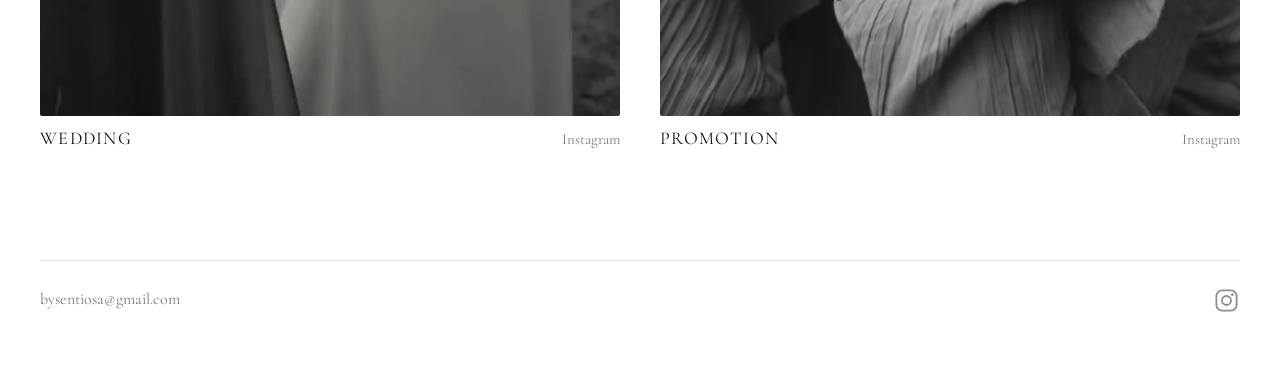
<file: video.html>
<!DOCTYPE html>
<html lang="en">
<head>
<meta charset="utf-8">
<meta name="viewport" content="width=device-width, initial-scale=1">
<title>Video — sentiosa</title>
<meta name="description" content="Film and video work by Božica.">
<link rel="icon" href="favicon.ico">
<link rel="preconnect" href="https://fonts.googleapis.com">
<link rel="preconnect" href="https://fonts.gstatic.com" crossorigin>
<link href="https://fonts.googleapis.com/css2?family=Cormorant+Garamond:wght@300;400;500&display=swap" rel="stylesheet">
<link rel="stylesheet" href="style.css?v=20261003g">
</head>
<body>
<div class="wrap">

  <header class="masthead">
    <div class="masthead__left">
      <a class="masthead__name" href="index.html">sentiosa</a>
      <a class="ig" href="https://www.instagram.com/bysentiosa/" target="_blank" rel="noopener" aria-label="Instagram"><svg viewBox="0 0 24 24" fill="none" stroke="currentColor" stroke-width="1.6" stroke-linecap="round" stroke-linejoin="round" aria-hidden="true" focusable="false"><rect x="3" y="3" width="18" height="18" rx="5"></rect><circle cx="12" cy="12" r="4"></circle><circle cx="17.2" cy="6.8" r="1.15" fill="currentColor" stroke="none"></circle></svg></a>
    </div>
    <button class="burger" type="button" aria-label="Open menu" aria-expanded="false" aria-controls="menu">
      <span></span><span></span><span></span>
    </button>
    <noscript>
      <nav class="masthead__nav">
        <a href="photo.html">photo</a>
        <a href="video.html">video</a>
        <a href="about.html">about</a>
        <a href="contact.html">contact</a>
      </nav>
    </noscript>
  </header>

  <main>
    <h1 class="sr-only">Video</h1>

    <!-- The YouTube still comes straight from YouTube. The two Instagram
         stills are yours to supply: 1600x900, under 250KB.
         Never upload video files to the repo. -->
    <div class="reels">

      <div class="reel reel--wide reel--video" data-yt="P5N48YwRR1c">
        <button class="reel__media" type="button" aria-label="Play music video">
          <img src="images/video-music.jpg" alt="" loading="lazy" width="1600" height="900">
          <span class="reel__play" aria-hidden="true">
            <svg viewBox="0 0 64 64" fill="none"><circle cx="32" cy="32" r="30" stroke="currentColor" stroke-width="1.6"></circle><path d="M26 21 L45 32 L26 43 Z" fill="currentColor"></path></svg>
          </span>
        </button>
        <span class="reel__caption">
          <span class="reel__title">MUSIC VIDEO</span>
        </span>
      </div>

      <a class="reel reel--tall" href="https://www.instagram.com/reel/DRVCIDwiMfn/" target="_blank" rel="noopener">
        <span class="reel__media">
          <img src="images/video-wedding.jpg" alt="" loading="lazy" width="720" height="1280">
          <span class="reel__play" aria-hidden="true">
            <svg viewBox="0 0 64 64" fill="none"><circle cx="32" cy="32" r="30" stroke="currentColor" stroke-width="1.6"></circle><path d="M26 21 L45 32 L26 43 Z" fill="currentColor"></path></svg>
          </span>
        </span>
        <span class="reel__caption">
          <span class="reel__title">WEDDING</span>
          <span class="reel__where">Instagram</span>
        </span>
      </a>

      <!-- SWAP: images/video-promotion.jpg — a 9:16 still, 720x1280.
           Instagram has no public thumbnail URL, so this one is manual. -->
      <a class="reel reel--tall" href="https://www.instagram.com/reel/DEMUbsAxiV5/" target="_blank" rel="noopener">
        <span class="reel__media">
          <img src="images/video-promotion.jpg" alt="" loading="lazy" width="720" height="1280">
          <span class="reel__play" aria-hidden="true">
            <svg viewBox="0 0 64 64" fill="none"><circle cx="32" cy="32" r="30" stroke="currentColor" stroke-width="1.6"></circle><path d="M26 21 L45 32 L26 43 Z" fill="currentColor"></path></svg>
          </span>
        </span>
        <span class="reel__caption">
          <span class="reel__title">PROMOTION</span>
          <span class="reel__where">Instagram</span>
        </span>
      </a>

    </div>
  </main>

  <footer class="colophon">
    <a href="mailto:bysentiosa@gmail.com">bysentiosa@gmail.com</a>
    <ul>
      <li><a class="ig" href="https://www.instagram.com/bysentiosa/" target="_blank" rel="noopener" aria-label="Instagram"><svg viewBox="0 0 24 24" fill="none" stroke="currentColor" stroke-width="1.6" stroke-linecap="round" stroke-linejoin="round" aria-hidden="true" focusable="false"><rect x="3" y="3" width="18" height="18" rx="5"></rect><circle cx="12" cy="12" r="4"></circle><circle cx="17.2" cy="6.8" r="1.15" fill="currentColor" stroke="none"></circle></svg></a></li>
    </ul>
  </footer>

</div>

<div class="menu" id="menu" data-open="false">
  <button class="menu__close" type="button" aria-label="Close menu">&times;</button>
  <nav class="menu__links">
    <a href="photo.html">photo</a>
    <a href="video.html">video</a>
    <a href="about.html">about</a>
    <a href="contact.html">contact</a>
  </nav>
  <p class="menu__foot">
    <a href="mailto:bysentiosa@gmail.com">bysentiosa@gmail.com</a>
    <span class="menu__social">
      <a class="ig" href="https://www.instagram.com/bysentiosa/" target="_blank" rel="noopener" aria-label="Instagram"><svg viewBox="0 0 24 24" fill="none" stroke="currentColor" stroke-width="1.6" stroke-linecap="round" stroke-linejoin="round" aria-hidden="true" focusable="false"><rect x="3" y="3" width="18" height="18" rx="5"></rect><circle cx="12" cy="12" r="4"></circle><circle cx="17.2" cy="6.8" r="1.15" fill="currentColor" stroke="none"></circle></svg></a>
    </span>
  </p>
</div>

<script src="site.js?v=20261003g" defer></script>

</body>
</html>
</file>
<file: style.css>
:root {
  --ink: #111111;
  --paper: #ffffff;
  --muted: #7a7a7a;
  --line: #e4e2de;
  --gutter: 22px;
  --serif: "Cormorant Garamond", Garamond, "Times New Roman", serif;
}

@media (min-width: 800px) {
  :root { --gutter: 40px; }
}

*, *::before, *::after { box-sizing: border-box; }

html { -webkit-text-size-adjust: 100%; }

body {
  margin: 0;
  background: var(--paper);
  color: var(--ink);
  font-family: var(--serif);
  font-size: 19px;
  line-height: 1.5;
  -webkit-font-smoothing: antialiased;
}

img { display: block; width: 100%; height: auto; background: #f0efec; }

a { color: inherit; text-decoration: none; }

a:focus-visible { outline: 2px solid currentColor; outline-offset: 5px; }

/* ============ SPLASH ============ */

.splash {
  position: relative;
  min-height: 100svh;
  overflow: hidden;
}

.splash__bg {
  position: absolute;
  inset: 0;
  width: 100%;
  height: 100%;
  object-fit: cover;
  z-index: 0;
}

/* Optional legibility scrim. Add class="splash scrim" to <body> if your
   photo is busy and the words are hard to read. Off by default. */
.scrim .splash__bg + .splash__veil {
  position: absolute;
  inset: 0;
  background: linear-gradient(180deg, rgba(0,0,0,0.12), rgba(0,0,0,0.28));
  z-index: 1;
}

.splash__veil { display: none; }
.scrim .splash__veil { display: block; }

/* The cover photo is left completely untouched: no gradient, no overlay.
   Everything on it is white, including the wordmark and instagram icon in
   the top-left, which sit on bright sky and read faintly by design. */

.splash__inner {
  position: relative;
  z-index: 2;
  min-height: 100svh;
  padding: 26px var(--gutter) 40px;
  display: flex;
  flex-direction: column;
}

.brand {
  display: flex;
  justify-content: space-between;
  align-items: flex-start;
}

.brand__name { font-size: 23px; letter-spacing: 0.01em; }

/* wordmark + instagram, paired in the top-left corner on every page */

.brand__left,
.masthead__left {
  display: flex;
  align-items: center;
  gap: 11px;
}

.ig { display: inline-flex; opacity: 0.85; }
.ig svg { width: 25px; height: 25px; display: block; }
.ig:hover { opacity: 1; }

/* hamburger */

.burger {
  border: 0;
  background: none;
  padding: 6px 0 6px 20px;
  cursor: pointer;
  display: block;
}

.burger span {
  display: block;
  width: 34px;
  height: 3px;
  background: currentColor;
  margin-bottom: 7px;
}

.burger span:last-child { margin-bottom: 0; }

/* staggered links */

.entries {
  margin-top: auto;
  padding-bottom: 6vh;
  display: flex;
  flex-direction: column;
  gap: 0;
}

.entries a {
  font-size: clamp(2.1rem, 9.5vw, 4.6rem);
  line-height: 1;
  display: inline-block;
  align-self: flex-start;
  font-weight: 300;
  border-bottom: 1.5px solid currentColor;
  padding-bottom: 9px;
}

/* Positions traced from the marked-up screenshot: alternating left and
   right, with the gaps widening as the words descend. Each word's gap is
   its own margin-top rather than one uniform flex gap. */
.entries a:nth-child(1) { margin-left: 13%; }
.entries a:nth-child(2) { margin-left: 64%; margin-top: 6vh; }
.entries a:nth-child(3) { margin-left: 11%; margin-top: 7vh; }
.entries a:nth-child(4) { margin-left: 57%; margin-top: 9.5vh; }

/* set per-word colour to suit what's behind it */
.on-light { color: #111111; }
.on-dark  { color: #ffffff; }

/* nav lives in the burger menu at every width; these two only ever
   render inside <noscript>, as a fallback if the script fails */
.splash__nav { display: flex; gap: 26px; font-size: 20px; padding-top: 4px; }

@media (min-width: 900px) {
  /* Same left-right-left-right composition as the phone. The words are
     about twice as tall here, so the vertical gaps are scaled down to
     keep the block sitting in the same part of the frame. */
  .entries { padding-bottom: 6vh; gap: 0; }
  .entries a { font-size: clamp(3.4rem, 6vw, 5.6rem); }

  /* nudged 5.5% to the right of the phone values, so the block sits
     centred in the wide frame instead of hugging the left edge */
  .entries a:nth-child(1) { margin-left: 18.5%; margin-top: 0; }
  .entries a:nth-child(2) { margin-left: 69.5%; margin-top: 3vh; }
  .entries a:nth-child(3) { margin-left: 16.5%; margin-top: 3.5vh; }
  .entries a:nth-child(4) { margin-left: 62.5%; margin-top: 4.5vh; }
}

/* ============ MENU OVERLAY ============ */

.menu {
  position: fixed;
  inset: 0;
  z-index: 10;
  background: var(--paper);
  padding: 26px var(--gutter);
  display: none;
  flex-direction: column;
}

.menu[data-open="true"] { display: flex; }

.menu__close {
  align-self: flex-end;
  border: 0;
  background: none;
  font-family: var(--serif);
  font-size: 30px;
  line-height: 1;
  cursor: pointer;
  color: var(--ink);
  padding: 0;
}

.menu__links {
  margin: auto 0;
  display: flex;
  flex-direction: column;
  gap: 14px;
}

.menu__links a { font-size: clamp(2.1rem, 9.5vw, 3.2rem); line-height: 1.1; font-weight: 300; }

.menu__foot { color: var(--muted); font-size: 16px; }

/* ============ INTERIOR PAGES ============ */

.wrap { max-width: 1500px; margin: 0 auto; padding: 0 var(--gutter); }

.masthead {
  display: flex;
  justify-content: space-between;
  align-items: flex-start;
  padding: 26px 0 42px;

  /* follows the page down; sits under the menu overlay (z-index 10)
     and the lightbox (60) so neither gets covered */
  position: -webkit-sticky;
  position: sticky;
  top: 0;
  z-index: 8;
  background: var(--paper);
  transition: padding 0.2s ease, box-shadow 0.2s ease;
}

/* once the page has moved, tighten up and draw a hairline so images
   scrolling underneath have a visible edge instead of just vanishing */
.masthead[data-stuck="true"] {
  padding-top: 15px;
  padding-bottom: 15px;
  box-shadow: 0 1px 0 var(--line);
}

@media (prefers-reduced-motion: reduce) {
  .masthead { transition: none; }
}

.masthead__name { font-size: 23px; }

.masthead__nav {
  display: flex;
  flex-wrap: wrap;
  gap: 8px 18px;
  justify-content: flex-end;
  color: var(--muted);
  font-size: 17px;
}

.masthead .burger { color: var(--ink); }

.masthead__nav a:hover,
.masthead__nav a[aria-current="page"] { color: var(--ink); }

.index {
  display: grid;
  grid-template-columns: 1fr;
  gap: 36px var(--gutter);
  padding-bottom: 64px;
}

@media (min-width: 620px) { .index { grid-template-columns: repeat(2, 1fr); } }
@media (min-width: 1040px) { .index { grid-template-columns: repeat(3, 1fr); } }

.index figure { margin: 0; }
.index img { aspect-ratio: 4 / 5; object-fit: cover; }
.index a:hover img { opacity: 0.74; }
.index figcaption { padding-top: 9px; color: var(--muted); font-size: 16px; }

.page__title {
  font-size: clamp(1.9rem, 6vw, 3rem);
  font-weight: 400;
  margin: 0 0 6px;
}

.page__meta { color: var(--muted); margin: 0 0 52px; }

.prose { max-width: 60ch; }
.prose p { margin: 0 0 1.2em; }

.sr-only {
  position: absolute;
  width: 1px; height: 1px;
  padding: 0; margin: -1px;
  overflow: hidden;
  clip: rect(0 0 0 0);
  white-space: nowrap;
  border: 0;
}

/* ---- series on the photo page ---- */

.series { padding-bottom: clamp(34px, 6vh, 72px); }

/* photo.html#moksha and #athar must not land under the sticky header */
.series { scroll-margin-top: 90px; }
.series + .series { border-top: 1px solid var(--line); padding-top: clamp(44px, 7vh, 86px); }

.series__title {
  font-size: clamp(1.5rem, 4.2vw, 2.2rem);
  font-weight: 400;
  letter-spacing: -0.01em;
  margin: 0 0 40px;
}

/* ---- video ---- */

.reels {
  display: grid;
  grid-template-columns: 1fr;
  gap: 40px var(--gutter);
  padding-bottom: 60px;
  align-items: start;
}

/* one wide film across the top, the two vertical ones paired beneath */
@media (min-width: 700px) {
  .reels { grid-template-columns: repeat(2, 1fr); }
  .reel--wide { grid-column: 1 / -1; max-width: 900px; margin: 0 auto; width: 100%; }
}

.reel { display: block; }

.reel__media {
  position: relative;
  display: block;
  width: 100%;
  padding: 0;
  border: 0;
  border-radius: 0;
  background: none;
  font: inherit;
  color: inherit;
}

button.reel__media { cursor: pointer; }

.reel__frame {
  width: 100%;
  border: 0;
  border-radius: 2px;
  display: block;
  background: #000;
}

.reel__media img,
.reel__media video {
  display: block;
  width: 100%;
  height: auto;
  object-fit: cover;
  border-radius: 2px;
  background: #ececec;
}

.reel--wide .reel__media img,
.reel--wide .reel__frame { aspect-ratio: 16 / 9; }

.reel--tall .reel__media img,
.reel--tall .reel__media video { aspect-ratio: 9 / 16; }

.reel__play {
  position: absolute;
  top: 50%;
  left: 50%;
  transform: translate(-50%, -50%);
  width: 52px;
  height: 52px;
  color: rgba(255, 255, 255, 0.92);
  pointer-events: none;
}

.reel__play svg { width: 100%; height: 100%; display: block; }

a.reel:hover .reel__media img,
button.reel__media:hover img { opacity: 0.78; }

.reel__caption {
  display: flex;
  align-items: baseline;
  justify-content: space-between;
  gap: 12px;
  padding-top: 9px;
}

/* set in capitals, so it needs tracking to stop the letters crowding */
.reel__title { font-size: 18px; color: var(--ink); letter-spacing: 0.07em; }
.reel__where { font-size: 15px; color: var(--muted); }

.reel--soon .reel__media img { opacity: 0.4; }
.reel--soon .reel__title { color: var(--muted); }

/* ---- about ---- */

.about {
  display: grid;
  grid-template-columns: 1fr;
  gap: 30px;
  padding-bottom: 40px;
}

.about__portrait { margin: 0; }
.about__portrait img { border-radius: 2px; }

.about__text p {
  margin: 0 0 1.15em;
  max-width: 54ch;
  font-size: 21px;
  line-height: 1.58;
}

.about__text a { border-bottom: 1px solid currentColor; }
.about__text a:hover { color: var(--muted); }

.about__cta { padding-top: 10px; }

.about .page__title { margin-bottom: 22px; }

@media (min-width: 860px) {
  .about {
    grid-template-columns: minmax(0, 0.82fr) minmax(0, 1.18fr);
    gap: 54px;
    align-items: start;
  }
  .about__portrait { position: sticky; top: 34px; }
  .about .page__title { margin-top: -6px; }
}

.frames figure { margin: 0 auto clamp(50px, 9vh, 104px); max-width: 1050px; }
.frames figure.portrait { max-width: 700px; }

/* ---- grouped rows ----
   Tight gaps inside a group, large gaps between groups. That contrast
   is what makes a viewer read them as sets rather than a stream. */

.group {
  display: grid;
  gap: 10px;
  /* clamped in px so the gap tracks the images, not the screen height */
  margin: 0 auto clamp(46px, 8vh, 96px);
}

.group img { aspect-ratio: 4 / 5; object-fit: cover; }

/* MOKSHA is a print series shot 2:3 — show the whole frame, never crop it */
.frames--23 .group img { aspect-ratio: 2 / 3; }
.frames--23 .group-1 img { aspect-ratio: auto; }

.group-1 { grid-template-columns: 1fr; max-width: 820px; margin-bottom: clamp(62px, 11vh, 130px); }
.group-1 img { aspect-ratio: auto; }
.group-2 { grid-template-columns: repeat(2, 1fr); }
.group-3 { grid-template-columns: 1fr; gap: 10px; }
.group-4 { grid-template-columns: repeat(2, 1fr); }

/* On a phone a solo frame looks the same as any stacked one, so the extra
   breathing room it gets on desktop just reads as a random larger gap.
   Below 760px every group is spaced identically. */
@media (max-width: 759px) {
  .group,
  .group-1 { margin-bottom: clamp(40px, 6vh, 66px); }
  .series { padding-bottom: clamp(30px, 5vh, 52px); }
  .series + .series { padding-top: clamp(38px, 6vh, 62px); }
}

@media (min-width: 760px) {
  .group { gap: 14px; }
  .group-3 { grid-template-columns: repeat(3, 1fr); }
  .group-4 { grid-template-columns: repeat(4, 1fr); }

  /* A solo frame gets more room than a row does — but it has to be the same
     above and below, or it reads as shunted toward the group before it.
     Adjacent margins collapse, so this matches the gap on both sides. */
  .group-1 { margin-top: clamp(62px, 11vh, 130px); }
  .frames .group-1:first-child { margin-top: 0; }
}

/* ---- contact ---- */

.contact { max-width: 560px; padding-bottom: 50px; }
.contact .page__title { margin-bottom: 36px; }

.field { margin-bottom: 22px; }

.field label {
  display: block;
  font-size: 16px;
  color: var(--muted);
  margin-bottom: 7px;
}

.field .opt { font-size: 14px; color: #a6a6a6; }

.field input,
.field select,
.field textarea {
  width: 100%;
  font-family: var(--serif);
  font-size: 19px;
  color: var(--ink);
  background: transparent;
  border: 1px solid var(--line);
  border-radius: 0;
  padding: 11px 12px;
  -webkit-appearance: none;
  appearance: none;
}

.field select {
  background-image: linear-gradient(45deg, transparent 50%, var(--muted) 50%), linear-gradient(135deg, var(--muted) 50%, transparent 50%);
  background-position: calc(100% - 19px) calc(50% + 2px), calc(100% - 14px) calc(50% + 2px);
  background-size: 5px 5px, 5px 5px;
  background-repeat: no-repeat;
  padding-right: 36px;
}

.field textarea { resize: vertical; line-height: 1.5; }

.field input:focus,
.field select:focus,
.field textarea:focus {
  outline: none;
  border-color: var(--ink);
}

.field .invalid { border-color: #a12f2f; }

.err {
  font-size: 15px;
  color: #a12f2f;
  margin: 6px 0 0;
  min-height: 0;
}

.err:empty { display: none; }

.hint { font-size: 15px; color: var(--muted); margin: 6px 0 0; }
.hint:empty { display: none; }

.hint-fix {
  font-family: var(--serif);
  font-size: 15px;
  color: var(--ink);
  background: none;
  border: 0;
  border-bottom: 1px solid currentColor;
  border-radius: 0;
  padding: 0;
  margin: 0;
  cursor: pointer;
}

.field-row { display: grid; grid-template-columns: 1fr; gap: 0; }

@media (min-width: 620px) {
  .field-row { grid-template-columns: 1fr 1fr; gap: 0 18px; }
}

.hp { position: absolute; left: -9999px; opacity: 0; }

#contact-form button {
  font-family: var(--serif);
  font-size: 19px;
  color: var(--ink);
  background: transparent;
  border: 1px solid var(--ink);
  border-radius: 0;
  padding: 12px 30px;
  cursor: pointer;
  margin-top: 6px;
}

#contact-form button:hover { background: var(--ink); color: var(--paper); }
#contact-form button:disabled { opacity: 0.5; cursor: default; }

.form-status { font-size: 18px; line-height: 1.55; margin: 20px 0 0; }
.form-status.ok { color: var(--ink); }
.form-status.bad { color: #a12f2f; }

.colophon {
  border-top: 1px solid var(--line);
  margin-top: 48px;
  padding: 26px 0 60px;
  display: flex;
  justify-content: space-between;
  flex-wrap: wrap;
  gap: 12px;
  color: var(--muted);
  font-size: 16px;
}

.colophon a:hover { color: var(--ink); }
.colophon ul { display: flex; align-items: center; gap: 18px; list-style: none; margin: 0; padding: 0; }
.colophon .ig svg { width: 27px; height: 27px; }

.menu__social { display: inline-flex; align-items: center; gap: 16px; margin-left: 18px; vertical-align: -4px; }
.menu__social .ig svg { width: 27px; height: 27px; }

img, a { transition: opacity 0.25s ease, color 0.25s ease; }

@media (prefers-reduced-motion: reduce) {
  * { transition: none !important; animation: none !important; }
}


/* ============ LIGHTBOX ============ */

/* iOS only dispatches click on a non-interactive element when it looks
   clickable, so cursor:pointer here is load-bearing, not decoration. */
.frames .zoomable {
  cursor: pointer;
  cursor: zoom-in;
  touch-action: manipulation;
  -webkit-touch-callout: none;
  -webkit-tap-highlight-color: transparent;
}

.frames .zoomable:focus-visible { outline: 2px solid var(--ink); outline-offset: 4px; }

.lightbox {
  position: fixed;
  top: 0; right: 0; bottom: 0; left: 0;
  z-index: 60;
  background: rgba(12, 12, 12, 0.94);
  display: none;
  align-items: center;
  justify-content: center;
  padding: 52px 10px;
  -webkit-overflow-scrolling: touch;
}

.lightbox[data-open="true"] { display: flex; }

.lightbox__stage {
  margin: 0;
  max-width: 100%;
  max-height: 100%;
  display: flex;
  flex-direction: column;
  align-items: center;
  justify-content: center;
  gap: 12px;
}

.lightbox__stage img {
  max-width: 100%;
  /* vh first as the fallback — older mobile Safari drops the whole
     declaration if it cannot parse dvh, leaving the image unbounded */
  max-height: calc(100vh - 116px);
  max-height: calc(100dvh - 116px);
  width: auto;
  height: auto;
  background: none;
  object-fit: contain;
  cursor: pointer;
  cursor: zoom-out;
}

.lightbox[data-loading="true"] .lightbox__stage img { opacity: 0.25; }

.lightbox__count {
  font-size: 15px;
  color: rgba(255, 255, 255, 0.62);
  letter-spacing: 0.06em;
}

.lightbox__close,
.lightbox__nav {
  position: absolute;
  background: none;
  border: 0;
  border-radius: 0;
  color: #fff;
  font-family: var(--serif);
  cursor: pointer;
  line-height: 1;
  padding: 10px 16px;
  opacity: 0.72;
}

.lightbox__close:hover,
.lightbox__nav:hover { opacity: 1; }

.lightbox__close { top: 6px; right: 6px; font-size: 36px; padding: 10px 18px; }
.lightbox__nav { top: 50%; transform: translateY(-50%); font-size: 46px; padding: 18px 14px; }
.lightbox__prev { left: 2px; }
.lightbox__next { right: 2px; }

@media (min-width: 760px) {
  .lightbox { padding: 64px 74px; }
  .lightbox__prev { left: 14px; }
  .lightbox__next { right: 14px; }
}
</file>
